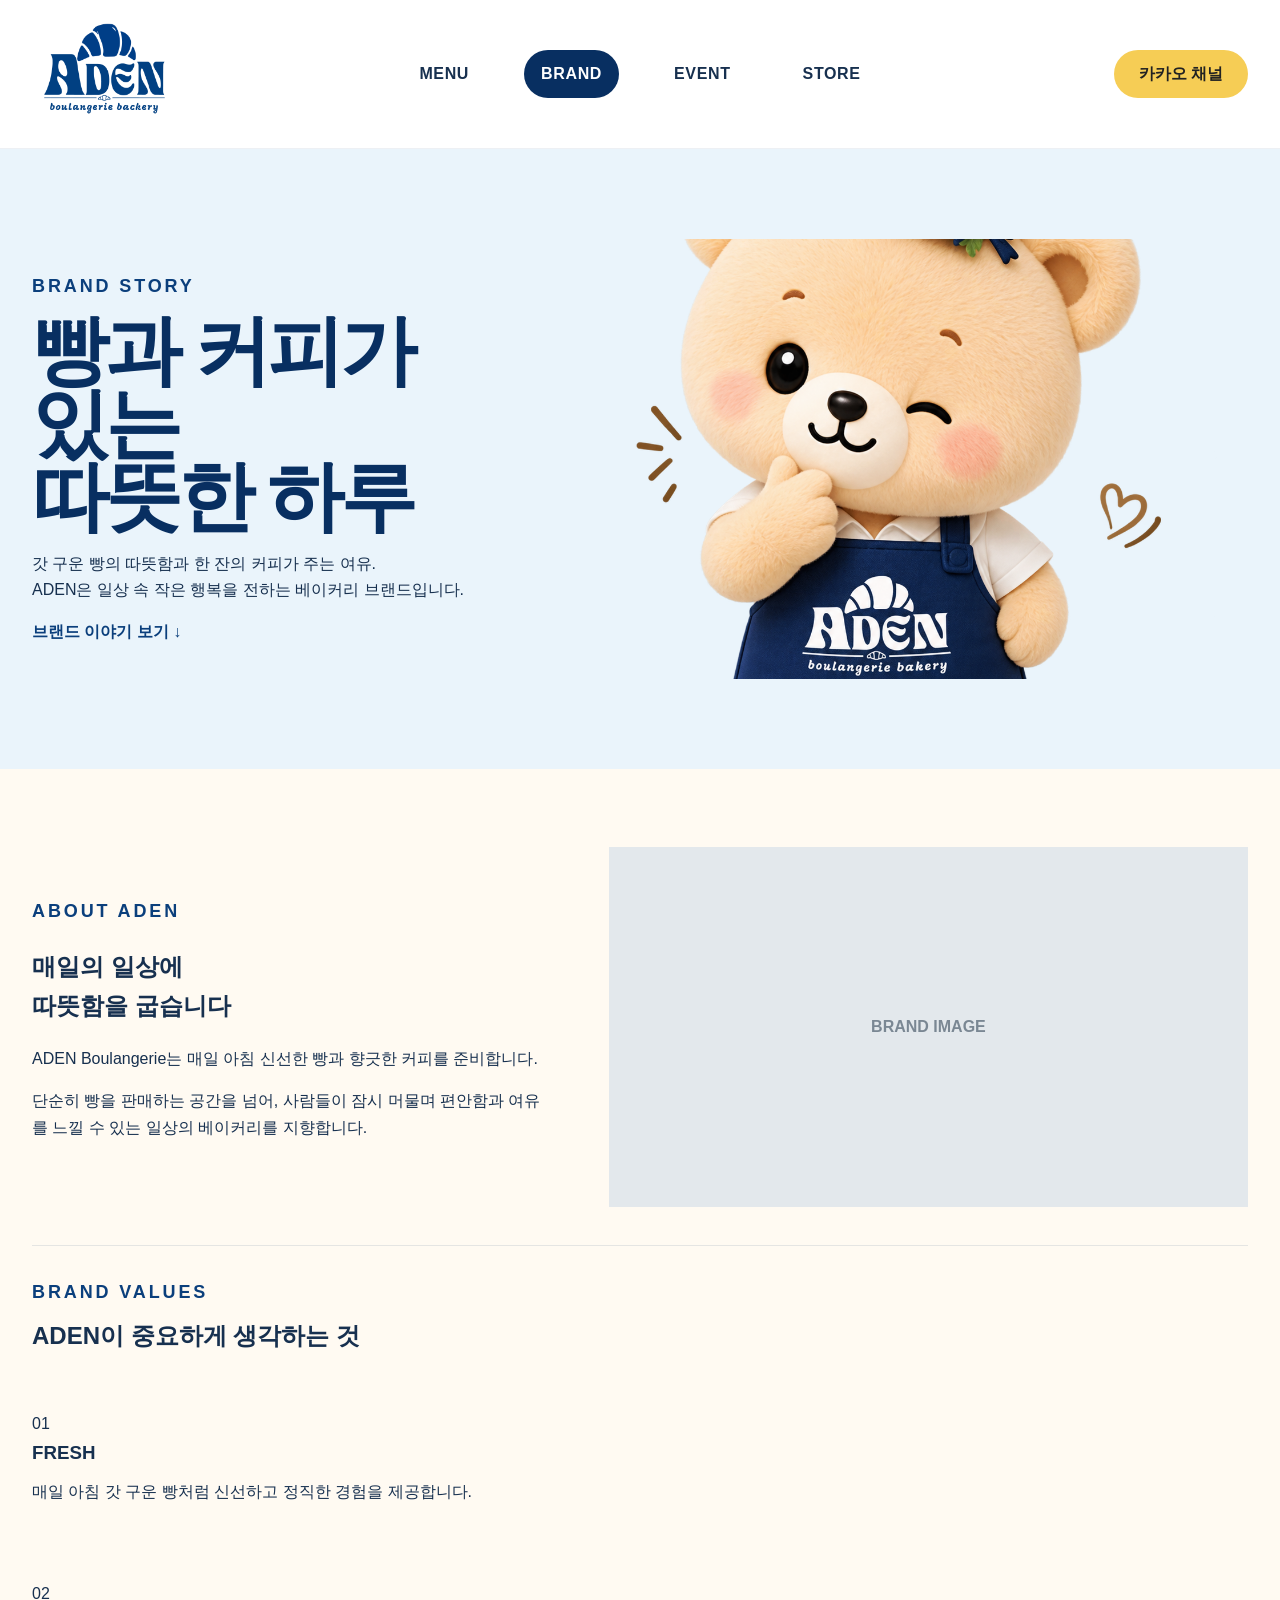
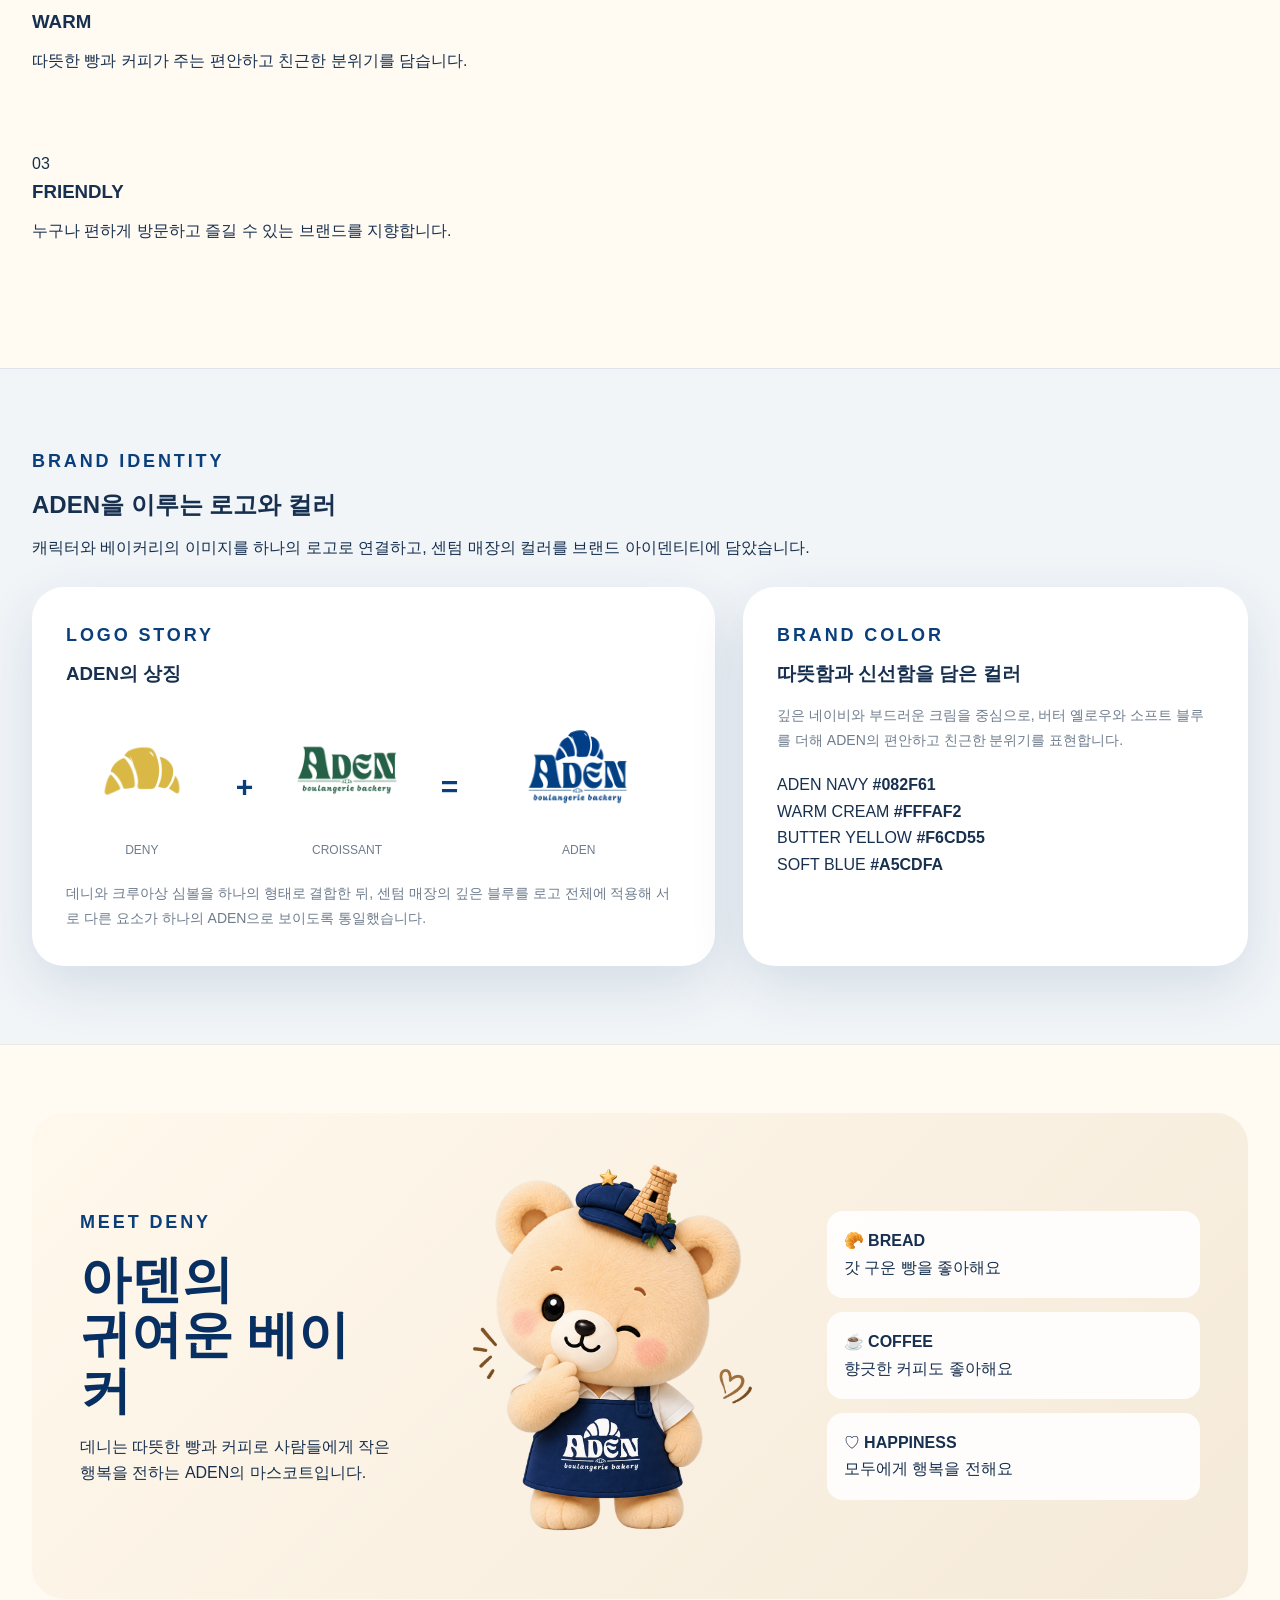
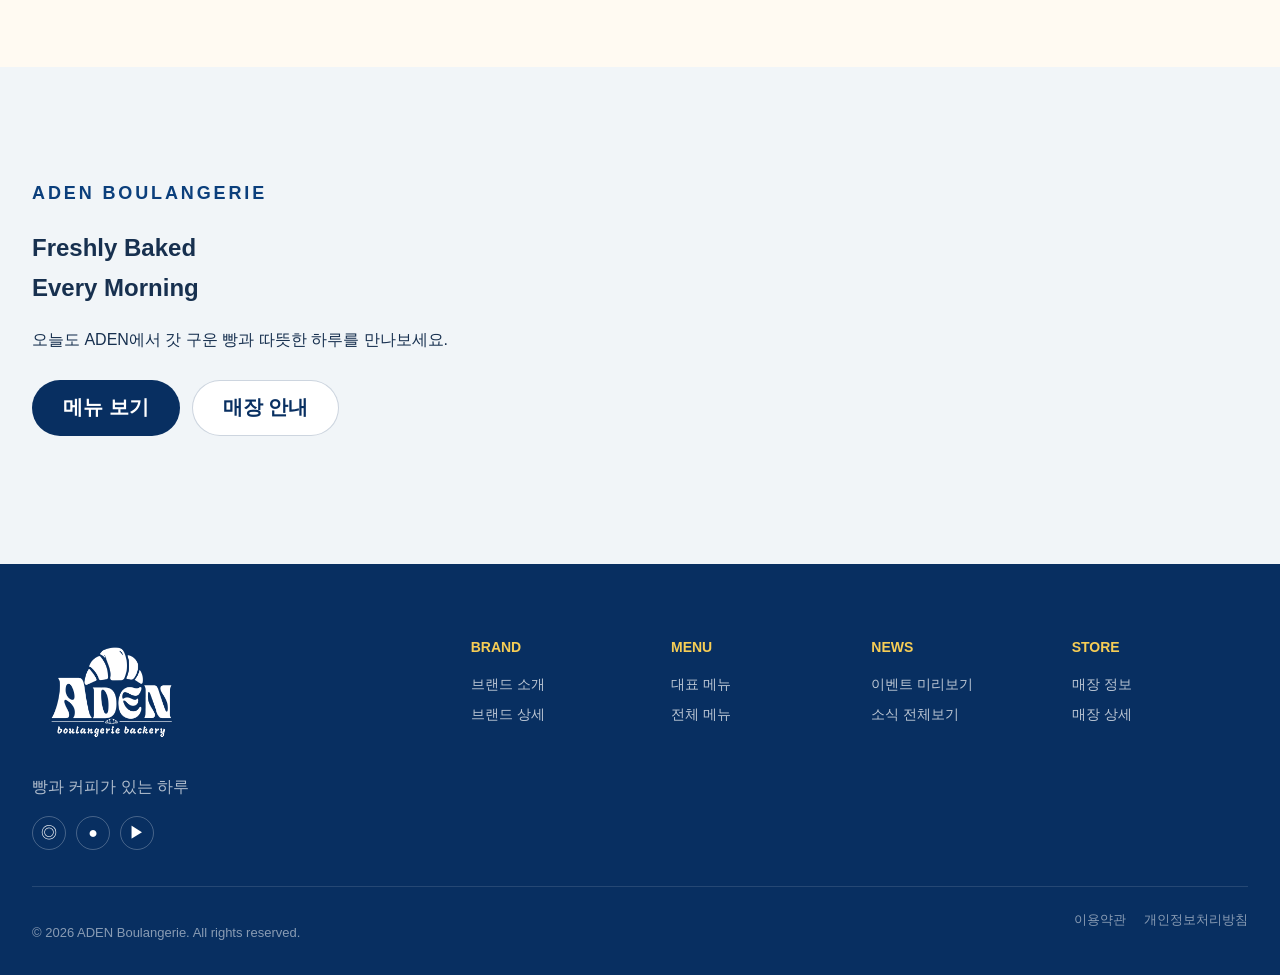
<file: aden-site/brand.html>
<!DOCTYPE html>
<html lang="ko">
<head>
  <meta charset="UTF-8">
  <meta name="viewport" content="width=device-width, initial-scale=1.0">
  <meta name="description" content="ADEN Boulangerie 브랜드 스토리와 리브랜딩 아이덴티티">
  <title>BRAND | ADEN</title>
  <link rel="stylesheet" href="./css/style.css">

  <!-- BRAND 상세 페이지만 간격/배치 정리 -->
  <style>
    .brand-page .brand-detail-hero{
      min-height: 520px;
    }

    .brand-page .brand-detail-section{
      padding: 78px 0;
    }

    .brand-page .brand-detail-section + .brand-detail-section{
      border-top: 1px solid rgba(8,47,97,.08);
    }

    .brand-page .brand-block-head{
      margin-bottom: 42px;
    }

    .brand-page .brand-block-head h2{
      margin-bottom: 14px;
    }

    /* ABOUT + VALUES */
    .brand-page .brand-about-wrap{
      display: grid;
      grid-template-columns: .9fr 1.1fr;
      gap: 54px;
      align-items: center;
    }

    .brand-page .brand-about-copy p{
      max-width: 520px;
    }

    .brand-page .brand-about-image{
      min-height: 360px;
    }

    .brand-page .brand-values-inline{
      margin-top: 54px;
      padding-top: 44px;
      border-top: 1px solid rgba(8,47,97,.10);
    }

    .brand-page .brand-values-inline .brand-value-grid{
      margin-top: 28px;
    }

    /* LOGO + COLOR 한 섹션 안에서 연결 */
    .brand-page .brand-identity-wrap{
      display: grid;
      grid-template-columns: 1.15fr .85fr;
      gap: 44px;
      align-items: stretch;
    }

    .brand-page .identity-card{
      background: #fff;
      border-radius: var(--radius-lg);
      box-shadow: var(--shadow);
      padding: 42px;
    }

    .brand-page .identity-card .logo-equation{
      margin-top: 32px;
    }

    .brand-page .identity-desc{
      margin: 28px 0 0;
      color: var(--muted);
      font-size: 14px;
      line-height: 1.8;
    }

    .brand-page .brand-color-grid{
      margin-top: 28px;
    }

    .brand-page .color-intro{
      color: var(--muted);
      font-size: 14px;
      line-height: 1.75;
      margin-bottom: 0;
    }

    /* DENY는 너무 큰 독립 섹션처럼 보이지 않게 */
    .brand-page .deny-compact{
      padding-top: 68px;
      padding-bottom: 68px;
    }

    .brand-page .deny-detail-card{
      min-height: auto;
    }

    /* 마지막 CTA */
    .brand-page .brand-message-section{
      padding: 58px 0 74px;
    }

    .brand-page .brand-message-card{
      padding-top: 54px;
      padding-bottom: 54px;
    }

    @media (max-width: 900px){
      .brand-page .brand-about-wrap,
      .brand-page .brand-identity-wrap{
        grid-template-columns: 1fr;
      }

      .brand-page .brand-about-image{
        min-height: 300px;
      }
    }

    @media (max-width: 768px){
      .brand-page .brand-detail-hero{
        min-height: auto;
      }

      .brand-page .brand-detail-section{
        padding: 56px 0;
      }

      .brand-page .brand-values-inline{
        margin-top: 38px;
        padding-top: 34px;
      }

      .brand-page .identity-card{
        padding: 30px;
      }

      .brand-page .brand-message-section{
        padding: 42px 0 58px;
      }
    }
/* BRAND 내부 여백 조금 더 촘촘하게 */

.brand-page .brand-block-head{
  margin-bottom: 26px;
}

.brand-page .brand-block-head .eyebrow{
  margin-bottom: 8px;
}

.brand-page .brand-block-head h2{
  margin-top: 0;
  margin-bottom: 10px;
}

.brand-page .brand-block-head > p:last-child{
  margin-top: 0;
  margin-bottom: 0;
}


/* BRAND VALUES */
.brand-page .brand-values-inline{
  margin-top: 38px;
  padding-top: 32px;
}

.brand-page .brand-values-inline .brand-value-grid{
  margin-top: 20px;
}

.brand-page .brand-value-card{
  padding-top: 30px;
  padding-bottom: 30px;
}

.brand-page .brand-value-card span{
  margin-bottom: 10px;
}

.brand-page .brand-value-card h3{
  margin-top: 0;
  margin-bottom: 10px;
}

.brand-page .brand-value-card p{
  margin-top: 0;
}


/* BRAND IDENTITY */
.brand-page .brand-identity-wrap{
  gap: 28px;
}

.brand-page .identity-card{
  padding: 34px;
}

.brand-page .identity-card .eyebrow{
  margin-bottom: 8px;
}

.brand-page .identity-card h3{
  margin-top: 0;
  margin-bottom: 14px;
}

.brand-page .identity-card .logo-equation{
  margin-top: 22px;
}

.brand-page .identity-desc{
  margin-top: 20px;
}

.brand-page .color-intro{
  margin-top: 0;
}

.brand-page .brand-color-grid{
  margin-top: 20px;
}

  </style>
</head>

<body class="detail-page brand-page">

<header class="site-header">
  <div class="container header-inner">
    <a class="brand" href="index.html#home" aria-label="ADEN 메인 홈으로 이동">
      <img src="./assets/logo.png" alt="ADEN Boulangerie 로고">
    </a>

    <nav class="desktop-nav" aria-label="주요 메뉴">
      <a href="menu.html">MENU</a>
      <a href="brand.html" class="active">BRAND</a>
      <a href="news.html">EVENT</a>
      <a href="store.html">STORE</a>
    </nav>

    <div class="header-actions">
      <a class="btn btn-yellow" href="index.html#event">카카오 채널</a>

      <button class="menu-toggle" type="button" aria-label="모바일 메뉴 열기" aria-expanded="false">
        <span></span><span></span><span></span>
      </button>
    </div>
  </div>

  <nav class="mobile-nav" aria-label="모바일 메뉴">
    <a href="menu.html">MENU</a>
    <a href="brand.html" class="active">BRAND</a>
    <a href="news.html">NEWS</a>
    <a href="store.html">STORE</a>
  </nav>
</header>


<main>

  <!-- BRAND HERO -->
  <section class="page-hero brand-detail-hero">
    <div class="container page-hero-grid">

      <div class="reveal">
        <p class="eyebrow blue">BRAND STORY</p>

        <h1>
          빵과 커피가 있는<br>
          따뜻한 하루
        </h1>

        <p>
          갓 구운 빵의 따뜻함과 한 잔의 커피가 주는 여유.<br>
          ADEN은 일상 속 작은 행복을 전하는 베이커리 브랜드입니다.
        </p>

        <a class="text-link" href="#about-aden">
          브랜드 이야기 보기 ↓
        </a>
      </div>

      <img
        class="reveal delay"
        src="./assets/deny-main.png"
        alt="ADEN 마스코트 데니"
      >

    </div>
  </section>


  <!-- ABOUT + BRAND VALUES -->
  <section class="brand-detail-section" id="about-aden">
    <div class="container">

      <div class="brand-about-wrap">

        <div class="brand-about-copy reveal">
          <p class="eyebrow blue">ABOUT ADEN</p>

          <h2>
            매일의 일상에<br>
            따뜻함을 굽습니다
          </h2>

          <p>
            ADEN Boulangerie는 매일 아침 신선한 빵과
            향긋한 커피를 준비합니다.
          </p>

          <p>
            단순히 빵을 판매하는 공간을 넘어,
            사람들이 잠시 머물며 편안함과 여유를 느낄 수 있는
            일상의 베이커리를 지향합니다.
          </p>
        </div>

        <div class="placeholder brand-about-image reveal delay">
          BRAND IMAGE
        </div>

      </div>


      <div class="brand-values-inline">
        <div class="brand-block-head">
          <p class="eyebrow blue">BRAND VALUES</p>
          <h2>ADEN이 중요하게 생각하는 것</h2>
        </div>

        <div class="brand-value-grid">

          <article class="brand-value-card reveal">
            <span>01</span>
            <h3>FRESH</h3>
            <p>
              매일 아침 갓 구운 빵처럼
              신선하고 정직한 경험을 제공합니다.
            </p>
          </article>

          <article class="brand-value-card reveal delay">
            <span>02</span>
            <h3>WARM</h3>
            <p>
              따뜻한 빵과 커피가 주는
              편안하고 친근한 분위기를 담습니다.
            </p>
          </article>

          <article class="brand-value-card reveal">
            <span>03</span>
            <h3>FRIENDLY</h3>
            <p>
              누구나 편하게 방문하고
              즐길 수 있는 브랜드를 지향합니다.
            </p>
          </article>

        </div>
      </div>

    </div>
  </section>


  <!-- LOGO STORY + BRAND COLOR -->
  <section class="brand-detail-section detail-alt">
    <div class="container">

      <div class="brand-block-head">
        <p class="eyebrow blue">BRAND IDENTITY</p>
        <h2>ADEN을 이루는 로고와 컬러</h2>
        <p>
          캐릭터와 베이커리의 이미지를 하나의 로고로 연결하고,
          센텀 매장의 컬러를 브랜드 아이덴티티에 담았습니다.
        </p>
      </div>

      <div class="brand-identity-wrap">

        <div class="identity-card reveal">
          <p class="eyebrow blue">LOGO STORY</p>
          <h3>ADEN의 상징</h3>

          <div class="logo-equation">
            <div>
              <img src="./assets/logo-deny.png" alt="데니 심볼">
              <span>DENY</span>
            </div>

            <b>+</b>

            <div>
              <img src="./assets/logo-croissant.png" alt="크루아상 심볼">
              <span>CROISSANT</span>
            </div>

            <b>=</b>

            <div>
              <img src="./assets/logo.png" alt="ADEN 로고">
              <span>ADEN</span>
            </div>
          </div>

          <p class="identity-desc">
            데니와 크루아상 심볼을 하나의 형태로 결합한 뒤,
            센텀 매장의 깊은 블루를 로고 전체에 적용해
            서로 다른 요소가 하나의 ADEN으로 보이도록 통일했습니다.
          </p>
        </div>


        <div class="identity-card reveal delay">
          <p class="eyebrow blue">BRAND COLOR</p>
          <h3>따뜻함과 신선함을 담은 컬러</h3>

          <p class="color-intro">
            깊은 네이비와 부드러운 크림을 중심으로,
            버터 옐로우와 소프트 블루를 더해
            ADEN의 편안하고 친근한 분위기를 표현합니다.
          </p>

          <div class="brand-color-grid">

            <div class="brand-color-card navy">
              <span>ADEN NAVY</span>
              <strong>#082F61</strong>
            </div>

            <div class="brand-color-card cream">
              <span>WARM CREAM</span>
              <strong>#FFFAF2</strong>
            </div>

            <div class="brand-color-card butter">
              <span>BUTTER YELLOW</span>
              <strong>#F6CD55</strong>
            </div>

            <div class="brand-color-card sky">
              <span>SOFT BLUE</span>
              <strong>#A5CDFA</strong>
            </div>

          </div>
        </div>

      </div>

    </div>
  </section>


  <!-- MEET DENY -->
  <section class="brand-detail-section deny-compact">
    <div class="container deny-detail-card reveal">

      <div>
        <p class="eyebrow blue">MEET DENY</p>

        <h2>
          아덴의<br>
          귀여운 베이커
        </h2>

        <p>
          데니는 따뜻한 빵과 커피로
          사람들에게 작은 행복을 전하는
          ADEN의 마스코트입니다.
        </p>
      </div>

      <img
        src="./assets/deny-main.png"
        alt="ADEN 캐릭터 데니"
      >

      <div class="deny-points">
        <p>
          🥐 <strong>BREAD</strong><br>
          갓 구운 빵을 좋아해요
        </p>

        <p>
          ☕ <strong>COFFEE</strong><br>
          향긋한 커피도 좋아해요
        </p>

        <p>
          ♡ <strong>HAPPINESS</strong><br>
          모두에게 행복을 전해요
        </p>
      </div>

    </div>
  </section>


  <!-- BRAND MESSAGE -->
  <section class="detail-alt brand-message-section">
    <div class="container">

      <div class="brand-message-card reveal">
        <p class="eyebrow blue">ADEN BOULANGERIE</p>

        <h2>
          Freshly Baked<br>
          Every Morning
        </h2>

        <p>
          오늘도 ADEN에서
          갓 구운 빵과 따뜻한 하루를 만나보세요.
        </p>

        <div class="hero-actions">
          <a href="menu.html" class="btn btn-blue">
            메뉴 보기
          </a>

          <a href="store.html" class="btn btn-light border-blue">
            매장 안내
          </a>
        </div>
      </div>

    </div>
  </section>

</main>


<footer class="site-footer">
  <div class="container footer-grid">

    <div class="footer-brand">
      <img src="./assets/logo-white.png" alt="ADEN 로고">
      <p>빵과 커피가 있는 하루</p>

      <div class="socials">
        <a href="#" aria-label="Instagram">◎</a>
        <a href="index.html#event" aria-label="Kakao">●</a>
        <a href="#" aria-label="YouTube">▶</a>
      </div>
    </div>

    <div class="footer-links">

      <div>
        <h3>BRAND</h3>
        <a href="index.html#brand">브랜드 소개</a>
        <a href="brand.html">브랜드 상세</a>
      </div>

      <div>
        <h3>MENU</h3>
        <a href="index.html#menu">대표 메뉴</a>
        <a href="menu.html#all-menu">전체 메뉴</a>
      </div>

      <div>
        <h3>NEWS</h3>
        <a href="index.html#event">이벤트 미리보기</a>
        <a href="news.html">소식 전체보기</a>
      </div>

      <div>
        <h3>STORE</h3>
        <a href="index.html#store">매장 정보</a>
        <a href="store.html">매장 상세</a>
      </div>

    </div>
  </div>

  <div class="container footer-bottom">
    <p>© 2026 ADEN Boulangerie. All rights reserved.</p>

    <div>
      <a href="#">이용약관</a>
      <a href="#">개인정보처리방침</a>
    </div>
  </div>
</footer>

<script src="./js/main.js"></script>
</body>
</html>
</file>
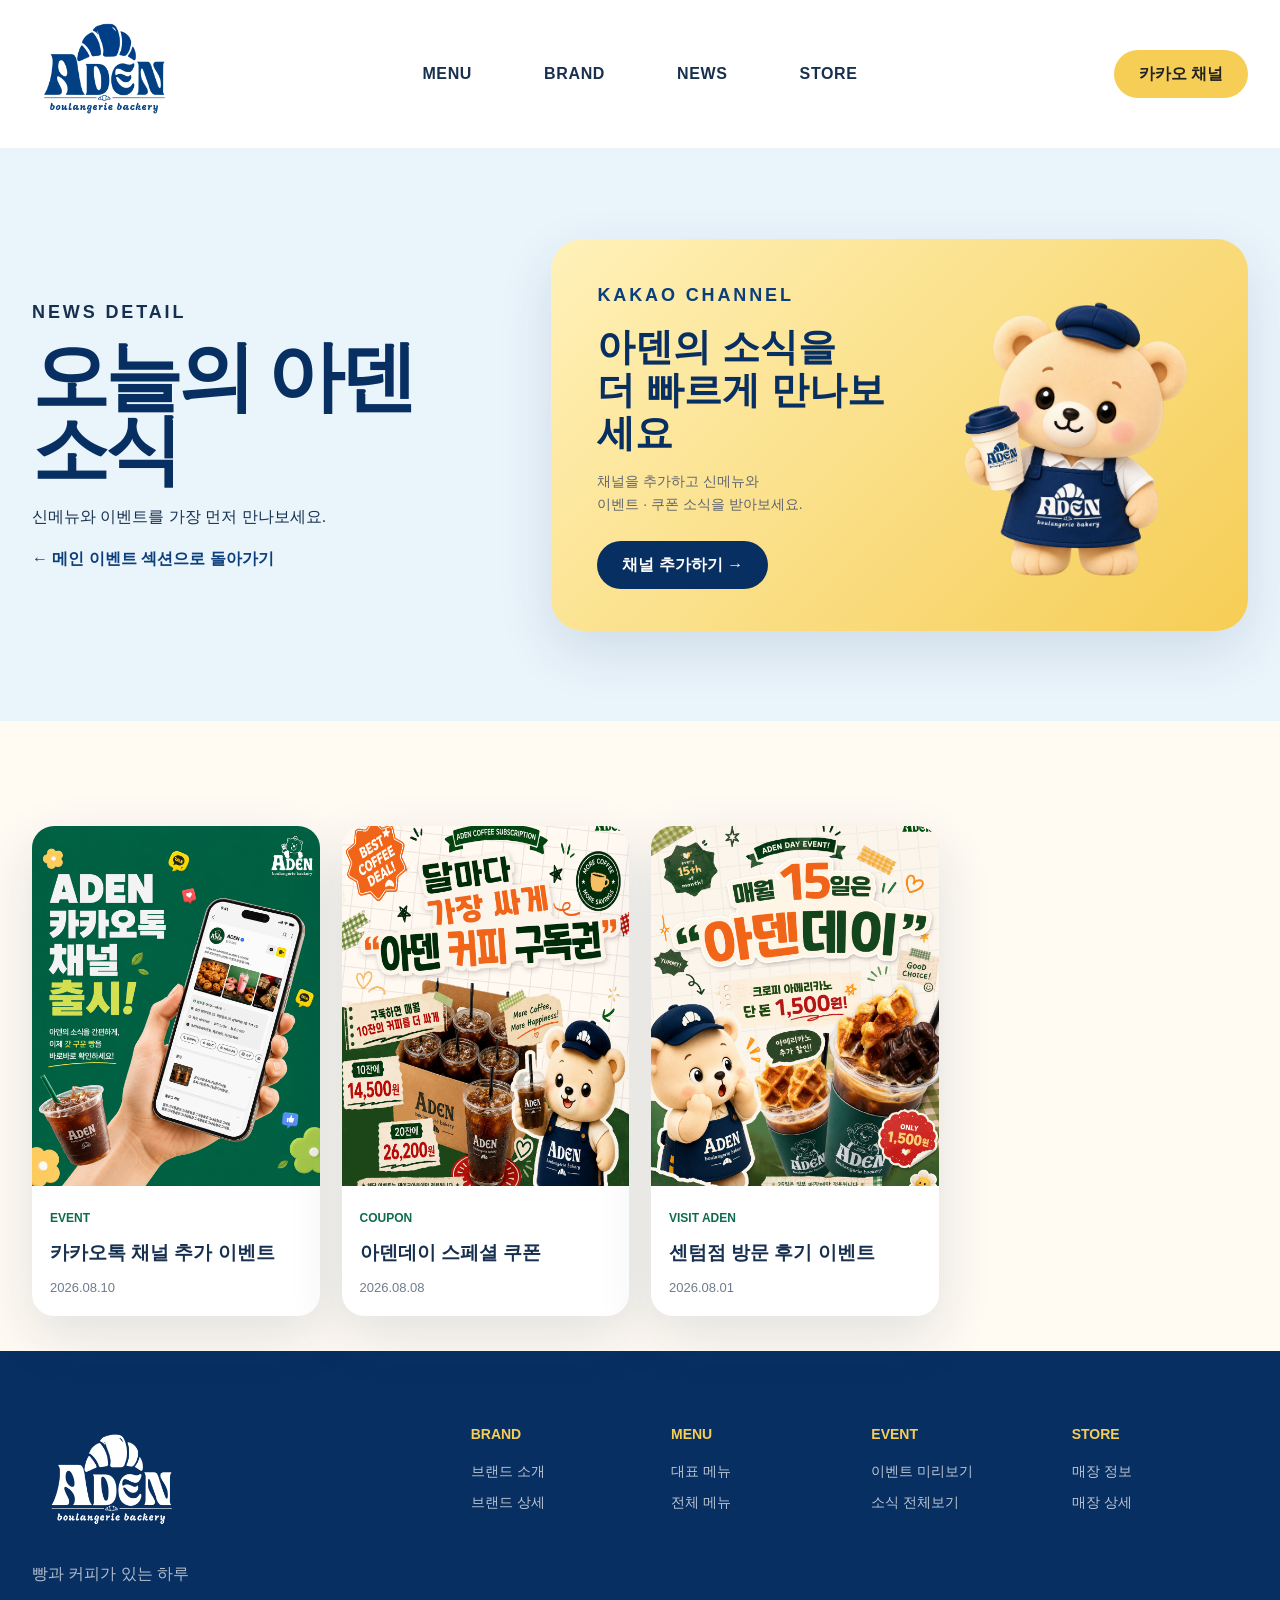
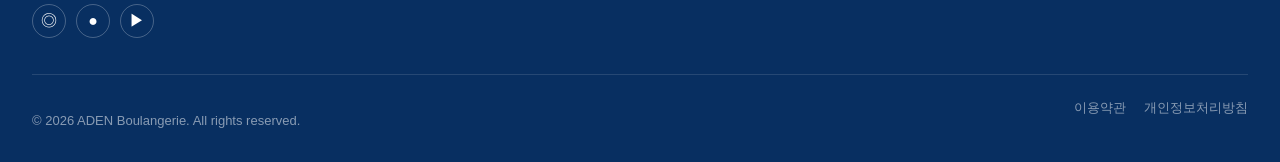
<file: aden-site/news.html>
<!DOCTYPE html>
<html lang="ko">
<head>
  <meta charset="UTF-8">
  <meta name="viewport" content="width=device-width, initial-scale=1.0">
  <meta name="description" content="ADEN Boulangerie Renewal 2026">
  <title>NEWS | ADEN</title>
  <link rel="stylesheet" href="./css/style.css">
</head>
<body class="detail-page">

<header class="site-header">
  <div class="container header-inner">
    <a class="brand" href="index.html#home" aria-label="ADEN 메인 홈으로 이동">
      <img src="./assets/logo.png" alt="ADEN Boulangerie 로고">
    </a>

    <nav class="desktop-nav" aria-label="주요 메뉴">
      <a href="menu.html">MENU</a>
      <a href="brand.html">BRAND</a>
      <a href="news.html">NEWS</a>
      <a href="store.html">STORE</a>
    </nav>

    <div class="header-actions">
      <a class="btn btn-yellow" href="index.html#event">카카오 채널</a>
      <button class="menu-toggle" type="button" aria-label="모바일 메뉴 열기" aria-expanded="false">
        <span></span><span></span><span></span>
      </button>
    </div>
  </div>

  <nav class="mobile-nav" aria-label="모바일 메뉴">
    <a href="menu.html">MENU</a>
    <a href="brand.html">BRAND</a>
    <a href="news.html">NEWS</a>
    <a href="store.html">STORE</a>
  </nav>
</header>

<main>

<section class="page-hero news-hero">
  <div class="container page-hero-grid">

    <div>
      <p class="eyebrow">NEWS DETAIL</p>
      <h1>오늘의 아덴<br>소식</h1>
      <p>신메뉴와 이벤트를 가장 먼저 만나보세요.</p>

      <a class="text-link" href="index.html#event">
        ← 메인 이벤트 섹션으로 돌아가기
      </a>
    </div>


    <!-- 오른쪽 카카오 채널 카드 -->
    <div class="channel-card channel-hero-card">

      <div class="channel-cta-copy">
        <p class="eyebrow blue">KAKAO CHANNEL</p>

        <h2>
          아덴의 소식을<br>
          더 빠르게 만나보세요
        </h2>

        <p>
          채널을 추가하고 신메뉴와<br>
          이벤트 · 쿠폰 소식을 받아보세요.
        </p>

        <a class="btn btn-blue" href="#">
          채널 추가하기 →
        </a>
      </div>

      <img
        src="./assets/deny-promo.png"
        alt="아덴 캐릭터 데니"
      >

    </div>

  </div>
</section>


<section class="section news-list-section">
  <div class="container news-grid detail-news-grid">
    <!-- <article><img src="./assets/news-01.jpg" alt=""><div><span>NEW MENU</span><h3>몽블랑 프렌치 토스트</h3><p>2026.08.15</p></div></article> -->
    <article><img src="./assets/news-02.jpg" alt=""><div><span>EVENT</span><h3>카카오톡 채널 추가 이벤트</h3><p>2026.08.10</p></div></article>
    <article><img src="./assets/news-03.jpg" alt=""><div><span>COUPON</span><h3>아덴데이 스페셜 쿠폰</h3><p>2026.08.08</p></div></article>
    <article><img src="./assets/news-04.jpg" alt=""><div><span>VISIT ADEN</span><h3>센텀점 방문 후기 이벤트</h3><p>2026.08.01</p></div></article>
  </div>
</section>

</main>

<footer class="site-footer">
  <div class="container footer-grid">
    <div class="footer-brand">
      <img src="./assets/logo-white.png" alt="ADEN 로고">
      <p>빵과 커피가 있는 하루</p>
      <div class="socials">
        <a href="#" aria-label="Instagram">◎</a>
        <a href="index.html#event" aria-label="Kakao">●</a>
        <a href="#" aria-label="YouTube">▶</a>
      </div>
    </div>

    <div class="footer-links">
      <div>
        <h3>BRAND</h3>
        <a href="index.html#brand">브랜드 소개</a>
        <a href="brand.html" target="_blank" rel="noopener noreferrer">브랜드 상세</a>
      </div>
      <div>
        <h3>MENU</h3>
        <a href="index.html#menu">대표 메뉴</a>
        <a href="menu.html#all-menu" target="_blank" rel="noopener noreferrer">전체 메뉴</a>
      </div>
      <div>
        <h3>EVENT</h3>
        <a href="index.html#event">이벤트 미리보기</a>
        <a href="news.html" target="_blank" rel="noopener noreferrer">소식 전체보기</a>
      </div>
      <div>
        <h3>STORE</h3>
        <a href="index.html#store">매장 정보</a>
        <a href="store.html" target="_blank" rel="noopener noreferrer">매장 상세</a>
      </div>
    </div>
  </div>

  <div class="container footer-bottom">
    <p>© 2026 ADEN Boulangerie. All rights reserved.</p>
    <div><a href="#">이용약관</a><a href="#">개인정보처리방침</a></div>
  </div>
</footer>

<script src="./js/main.js"></script>
</body>
</html>
</file>
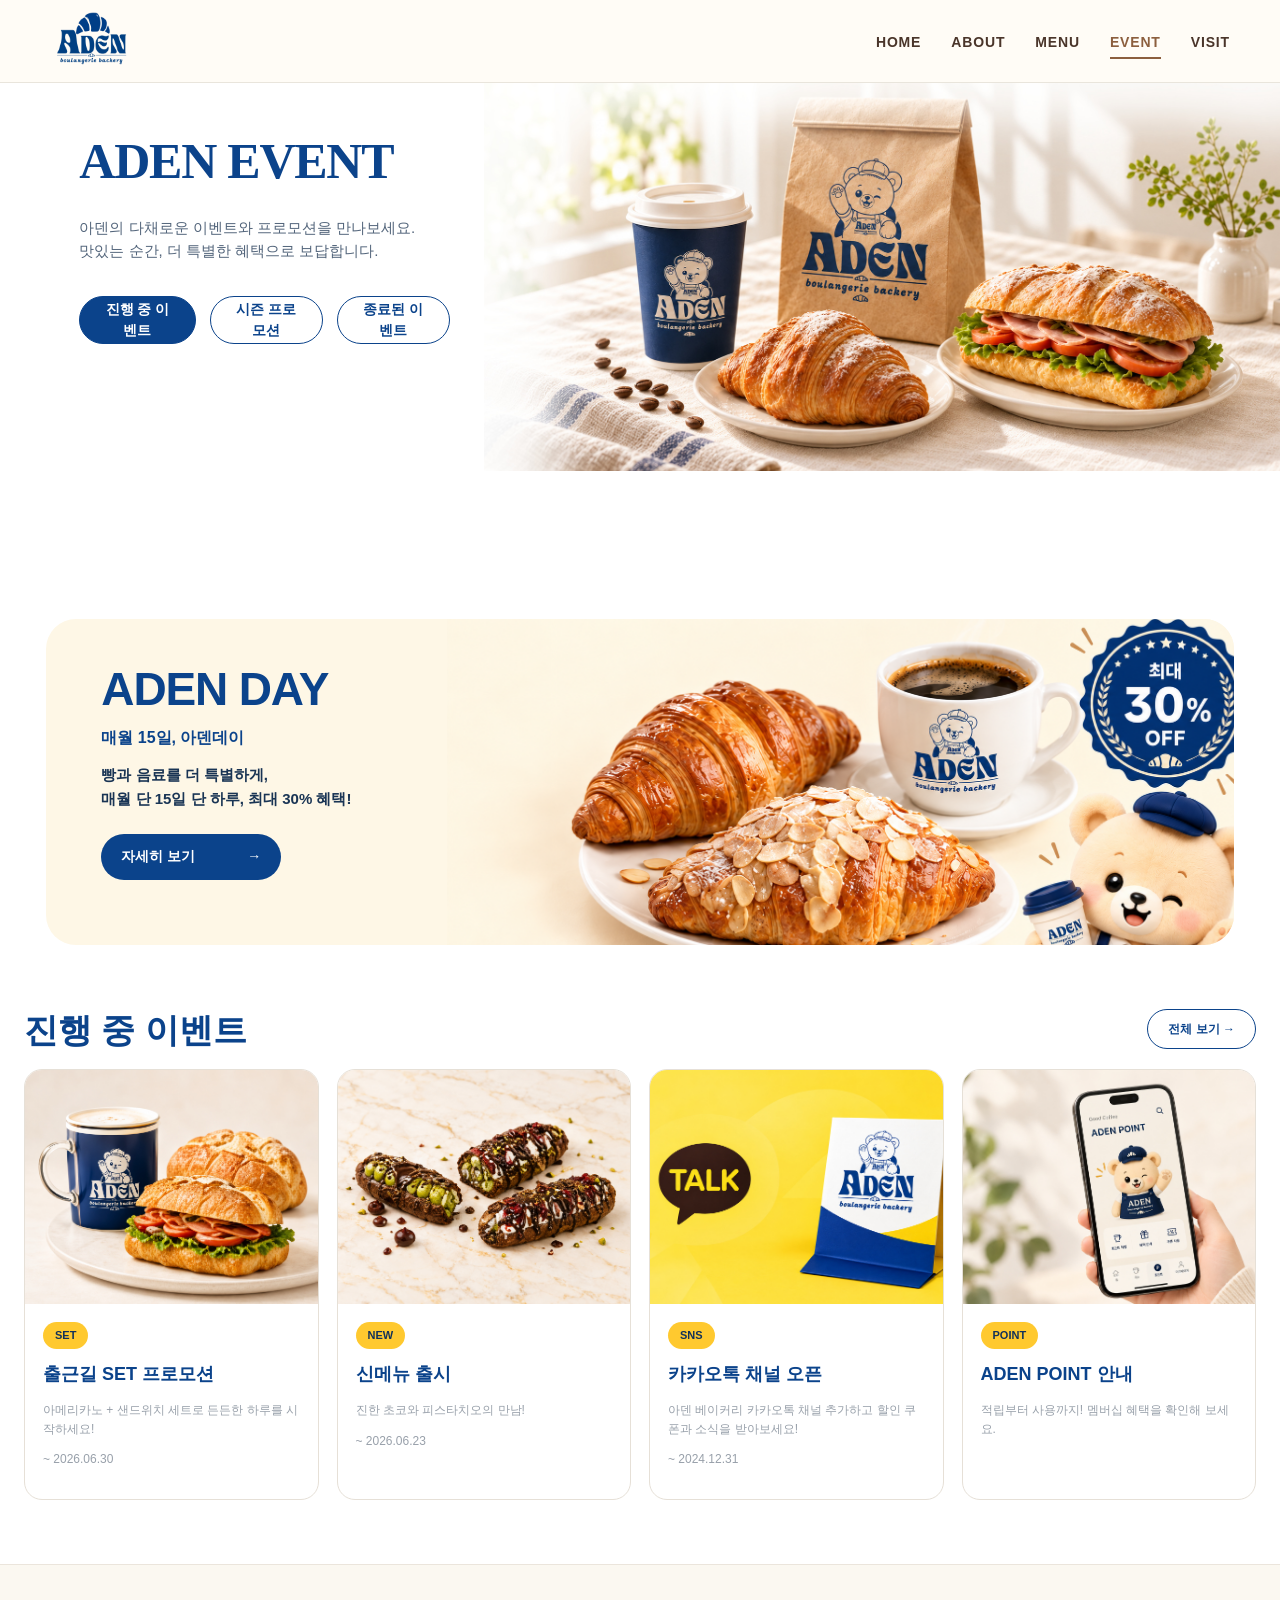
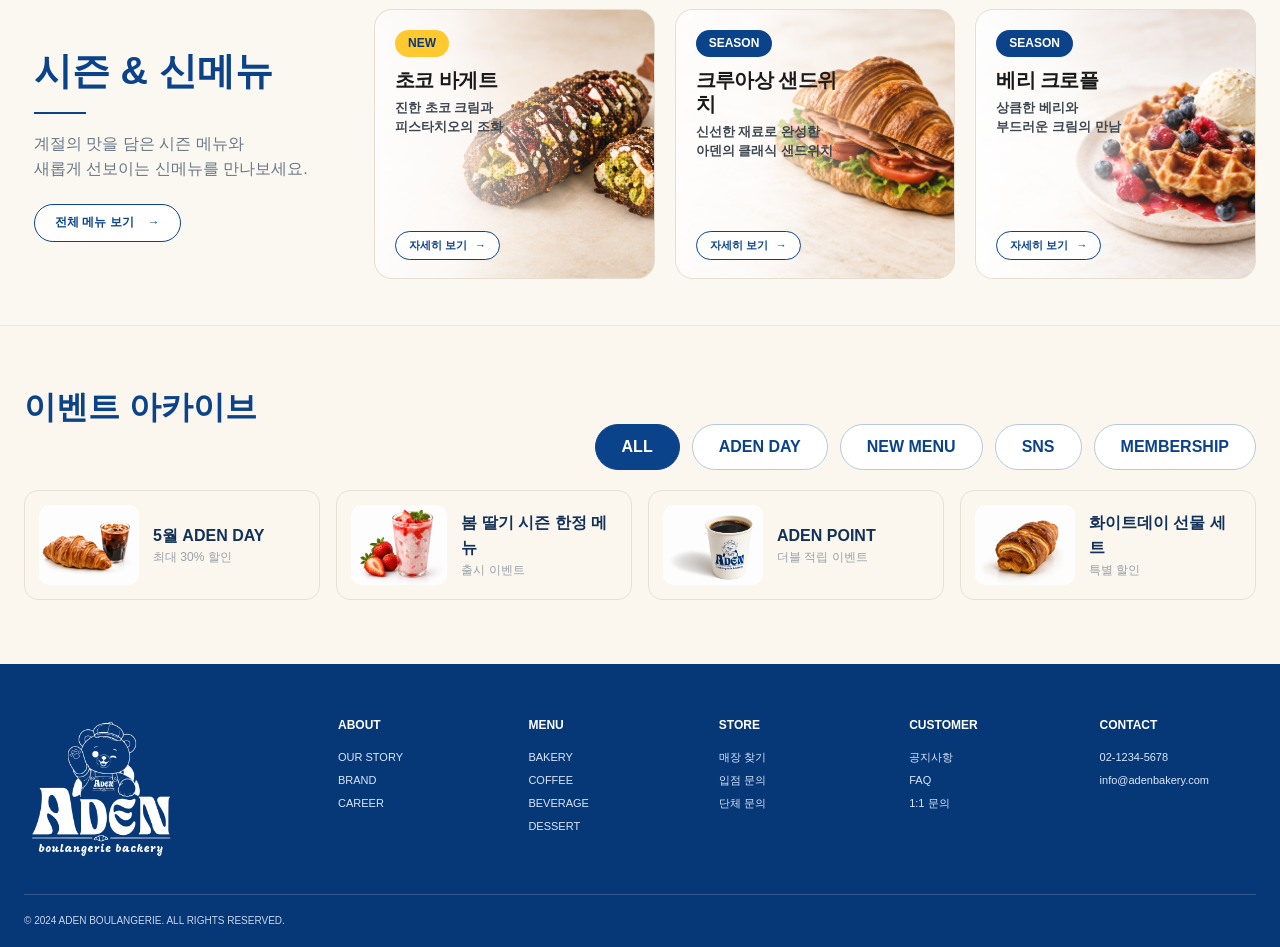
<file: team-aden/heejung/event.html>
<!DOCTYPE html><html lang="ko"><head><meta charset="UTF-8"><meta name="viewport" content="width=device-width, initial-scale=1.0"><title>ADEN | Event</title><link rel="stylesheet" href="./css/style.css">  <link rel="stylesheet" href="../shared/team-header.css">
</head><body>
<header id="aden-team-header" class="team-header">
  <div class="team-header-inner">
    <a class="team-logo" href="../index.html" aria-label="ADEN 홈">
      <img src="../shared/logo.png" alt="ADEN Boulangerie">
    </a>
    <nav class="team-nav" aria-label="주요 메뉴"><a href="../index.html">HOME</a><a href="../miyoung/about.html">ABOUT</a><a href="../heejung/menu.html">MENU</a><a href="../heejung/event.html" class="is-current">EVENT</a><a href="../miyoung/visit.html">VISIT</a></nav>
    <button class="team-menu-toggle" type="button" aria-label="메뉴 열기" aria-expanded="false"><span></span><span></span><span></span></button>
  </div>
</header>
<main>
<section class="event-hero"><div class="container event-hero__inner"><div><h1 class="section-title">ADEN EVENT</h1><p class="section-description">아덴의 다채로운 이벤트와 프로모션을 만나보세요.<br>맛있는 순간, 더 특별한 혜택으로 보답합니다.</p><div class="event-tabs" data-tab-group><button class="tab-pill is-active" data-tab>진행 중 이벤트</button><button class="tab-pill" data-tab>시즌 프로모션</button><button class="tab-pill" data-tab>종료된 이벤트</button></div></div><div class="event-hero__visual"><img src="./assets/event-hero.jpg" alt="ADEN 이벤트 대표 이미지"></div></div><div class="container event-home-promo">
  <div class="event-home-promo__copy">

  <h2>ADEN DAY</h2>

  <p class="event-home-promo__date">
    매월 15일, 아덴데이
  </p>

  <p class="event-home-promo__desc">
    빵과 음료를 더 특별하게,<br>
    매월 단 15일 단 하루, 최대 30% 혜택!
  </p>

  <a class="event-home-promo__button" href="#ongoing-events">
    자세히 보기
    <span>→</span>
  </a>

</div>

<div class="event-home-promo__art">
  <img
    class="event-home-promo__main-image"
    src="./assets/배너02(1).png"
    alt="ADEN DAY 최대 30% 할인">
</div>
</div></section>
<section class="section" id="ongoing-events"><div class="container"><div style="display:flex;justify-content:space-between;align-items:end;margin-bottom:20px"><h2 class="section-title section-title--sans" style="font-size:34px">진행 중 이벤트</h2><a class="btn btn--small" href="#">전체 보기 →</a></div><div class="event-grid"><article class="card event-card"><img class="event-card__image" src="./assets/event-card-01.jpg" alt="출근길 SET 프로모션"><div class="event-card__body"><span class="event-card__tag">SET</span><h3 class="event-card__title">출근길 SET 프로모션</h3><p class="card__meta">아메리카노 + 샌드위치 세트로 든든한 하루를 시작하세요!</p><p class="card__meta">~ 2026.06.30</p></div></article><article class="card event-card"><img class="event-card__image" src="./assets/event-card-02.jpg" alt="신메뉴 출시"><div class="event-card__body"><span class="event-card__tag">NEW</span><h3 class="event-card__title">신메뉴 출시</h3><p class="card__meta">진한 초코와 피스타치오의 만남!</p><p class="card__meta">~ 2026.06.23</p></div></article><article class="card event-card"><img class="event-card__image" src="./assets/event-card-03.jpg" alt="카카오톡 채널 오픈"><div class="event-card__body"><span class="event-card__tag">SNS</span><h3 class="event-card__title">카카오톡 채널 오픈</h3><p class="card__meta">아덴 베이커리 카카오톡 채널 추가하고 할인 쿠폰과 소식을 받아보세요!</p><p class="card__meta">~ 2024.12.31</p></div></article><article class="card event-card"><img class="event-card__image" src="./assets/event-card-04.jpg" alt="ADEN POINT 안내"><div class="event-card__body"><span class="event-card__tag">POINT</span><h3 class="event-card__title">ADEN POINT 안내</h3><p class="card__meta">적립부터 사용까지! 멤버십 혜택을 확인해 보세요.</p></div></article></div></div></section>
<section class="section section--soft event-season-section">
  <div class="container season-row season-row--overlay-cards">
    <div class="season-intro">
      <h2 class="section-title section-title--sans">시즌 &amp; 신메뉴</h2>
      <p class="section-description">계절의 맛을 담은 시즌 메뉴와<br>새롭게 선보이는 신메뉴를 만나보세요.</p>
      <a class="btn btn--small" href="../heejung/menu.html">전체 메뉴 보기 <span>→</span></a>
    </div>

    <article class="season-tile season-tile--overlay">
      <img src="./assets/event-season-01.jpg" alt="초코 바게트">
      <div class="season-tile__shade" aria-hidden="true"></div>
      <div class="season-tile__content">
        <span class="season-tile__badge season-tile__badge--new">NEW</span>
        <h3>초코 바게트</h3>
        <p>진한 초코 크림과<br>피스타치오의 조화</p>
        <a class="season-tile__button" href="../heejung/menu.html">자세히 보기 <span>→</span></a>
      </div>
    </article>

    <article class="season-tile season-tile--overlay">
      <img src="./assets/event-season-02.jpg" alt="크루아상 샌드위치">
      <div class="season-tile__shade" aria-hidden="true"></div>
      <div class="season-tile__content">
        <span class="season-tile__badge">SEASON</span>
        <h3>크루아상 샌드위치</h3>
        <p>신선한 재료로 완성한<br>아덴의 클래식 샌드위치</p>
        <a class="season-tile__button" href="../heejung/menu.html">자세히 보기 <span>→</span></a>
      </div>
    </article>

    <article class="season-tile season-tile--overlay">
      <img src="./assets/event-season-03.jpg" alt="베리 크로플">
      <div class="season-tile__shade" aria-hidden="true"></div>
      <div class="season-tile__content">
        <span class="season-tile__badge">SEASON</span>
        <h3>베리 크로플</h3>
        <p>상큼한 베리와<br>부드러운 크림의 만남</p>
        <a class="season-tile__button" href="../heejung/menu.html">자세히 보기 <span>→</span></a>
      </div>
    </article>
  </div>
</section>
<!-- <section class="section"><div class="container social-slider"><div><h2 class="section-title section-title--sans" style="font-size:28px">ADEN SOCIAL</h2><p class="card__meta">아덴의 일상과 따끈한 소식을 소셜에서 만나보세요.</p></div><article class="card"><img src="./assets/event-social-01.jpg" alt="여름 한정 레몬 에이드"><div class="card__body"><b>여름 한정! 레몬 에이드 출시</b></div></article><article class="card"><img src="./assets/event-social-02.jpg" alt="포장도 아덴답게"><div class="card__body"><b>포장도 아덴답게 새로운 패키지</b></div></article><article class="card"><img src="./assets/event-social-03.jpg" alt="따뜻한 라떼"><div class="card__body"><b>따뜻한 라떼 한 잔의 여유</b></div></article><article class="card"><img src="./assets/event-social-04.jpg" alt="화이트데이"><div class="card__body"><b>화이트데이, 구름나는 달콤한 빵</b></div></article><article class="card"><img src="./assets/event-social-05.jpg" alt="신규 매장 오픈"><div class="card__body"><b>신규 매장 오픈 ADEN 강남점</b></div></article></div></section> -->
<section class="section section--soft"><div class="container"><h2 class="section-title section-title--sans" style="font-size:32px">이벤트 아카이브</h2><div class="archive-controls"><button class="tab-pill is-active">ALL</button><button class="tab-pill">ADEN DAY</button><button class="tab-pill">NEW MENU</button><button class="tab-pill">SNS</button><button class="tab-pill">MEMBERSHIP</button></div><div class="archive-list"><article class="archive-card"><img src="./assets/event-archive-01.jpg" alt="ADEN DAY"><div><b>5월 ADEN DAY</b><div class="card__meta">최대 30% 할인</div></div></article><article class="archive-card"><img src="./assets/event-archive-02.jpg" alt="봄 딸기 시즌"><div><b>봄 딸기 시즌 한정 메뉴</b><div class="card__meta">출시 이벤트</div></div></article><article class="archive-card"><img src="./assets/event-archive-03.jpg" alt="ADEN POINT"><div><b>ADEN POINT</b><div class="card__meta">더블 적립 이벤트</div></div></article><article class="archive-card"><img src="./assets/event-archive-04.jpg" alt="화이트데이"><div><b>화이트데이 선물 세트</b><div class="card__meta">특별 할인</div></div></article></div></div></section>
</main>
<footer class="site-footer"><div class="container site-footer__inner"><div><img class="site-footer__logo" src="./assets/logo-white.png" alt="ADEN"></div><div class="footer-col"><h4>ABOUT</h4><a href="../miyoung/about.html">OUR STORY</a><a href="#">BRAND</a><a href="#">CAREER</a></div><div class="footer-col"><h4>MENU</h4><a href="../heejung/menu.html">BAKERY</a><a href="../heejung/menu.html">COFFEE</a><a href="../heejung/menu.html">BEVERAGE</a><a href="../heejung/menu.html">DESSERT</a></div><div class="footer-col"><h4>STORE</h4><a href="../miyoung/visit.html">매장 찾기</a><a href="#">입점 문의</a><a href="#">단체 문의</a></div><div class="footer-col"><h4>CUSTOMER</h4><a href="#">공지사항</a><a href="#">FAQ</a><a href="#">1:1 문의</a></div><div class="footer-col"><h4>CONTACT</h4><p>02-1234-5678</p><p>info@adenbakery.com</p></div></div><div class="container site-footer__bottom">© 2024 ADEN BOULANGERIE. ALL RIGHTS RESERVED.</div></footer><script src="./js/main.js"></script><script src="../shared/team-header.js"></script>
</body></html>
</file>
<file: aden-site/css/style.css>
/* Author: 황인오 */


:root{
  --navy:#082f61;
  --blue:#0b3f7c;
  --cream:#fffaf2;
  --butter-2:#a5cdfa;
  --butter:#f6cd55;
  --white:#fff;
  --text:#17304f;
  --muted2:#6b6b6b;
  --muted:#6e7c8d;
  --green:#0f6b50;
  --shadow:0 20px 55px rgba(8,47,97,.12);
  --radius-lg:32px;
  --radius-md:22px;
  --container:1180px;
}

*{box-sizing:border-box}
html{scroll-behavior:smooth;scroll-padding-top:92px}
body{
  margin:0;
  font-family:"Pretendard","Noto Sans KR","Apple SD Gothic Neo",Arial,sans-serif;
  color:var(--text);
  background:var(--cream);
  line-height:1.65;
}
img{display:block;width:100%}
a{color:inherit;text-decoration:none}
button{font:inherit}
.container {
  width: min(calc(100% - 64px), 1320px);
  margin: 0 auto;
}

.site-header{
  position:sticky;
  top:0;
  z-index:1000;
  background:rgba(255,255,255,.94);
  backdrop-filter:blur(16px);
  border-bottom:1px solid rgba(8,47,97,.07);
}
.header-inner{
  min-height:92px;
  display:grid;
  grid-template-columns:180px 1fr 180px;
  align-items:center;
  gap:28px;
}
.brand img{width:148px}
.desktop-nav{display:flex;justify-content:center;gap:38px}
.desktop-nav a{
  padding:11px 17px;
  border-radius:999px;
  font-size:16px;
  font-weight:900;
  letter-spacing:.04em;
  transition:.2s;
}
.desktop-nav a:hover,
.desktop-nav a.active{
  background:var(--navy);
  color:#fff;
}
.header-actions{display:flex;justify-content:flex-end}
.mobile-nav{display:none}

.btn{
  display:inline-flex;
  align-items:center;
  justify-content:center;
  min-height:48px;
  padding:0 24px;
  border:1px solid transparent;
  border-radius:999px;
  font-weight:900;
  transition:.2s;
}
.btn:hover{transform:translateY(-2px);box-shadow:0 10px 24px rgba(8,47,97,.14)}
.btn-yellow{background:var(--butter);color:#222}
.btn-blue{background:var(--navy);color:#fff}
.btn-light{background:#fff;color:var(--navy)}
.border-blue{border-color:rgba(8,47,97,.2)}

/* =========================
   햄버거 버튼
========================= */

.menu-toggle {
  display: none;

  width: 44px;
  height: 44px;

  padding: 8px;

  border: 0;
  border-radius: 12px;

  background: transparent;

  cursor: pointer;

  transition:
    background 0.2s ease,
    transform 0.2s ease;
}

/* 햄버거 3줄 */
.menu-toggle span {
  display: block;

  height: 3px;
  margin: 5px 0;

  background: var(--navy);
  border-radius: 999px;

  transition: background 0.2s ease;
}

/* 마우스를 햄버거에 올렸을 때 */
.menu-toggle:hover {
  background: var(--navy);
  cursor: pointer;
}

/* 마우스를 올렸을 때 햄버거 선 흰색 */
.menu-toggle:hover span {
  background: #ffffff;
}

/* 햄버거를 눌러 메뉴가 열린 상태 */
.menu-toggle.active {
  background: var(--navy);
}

/* 메뉴가 열린 상태의 햄버거 선 */
.menu-toggle.active span {
  background: #ffffff;
}

.eyebrow{
  margin:0 0 14px;
  font-size:18px;
  font-weight:700;
  letter-spacing:.16em;
}
.eyebrow.blue{color:var(--blue)}

.hero{
  position:relative;
  min-height:760px;
  overflow:hidden;
}
.hero-bg {
  position: absolute;
  inset: 0;

  width: 100%;
  height: 100%;
  object-fit: cover;

  animation: heroZoom 10s ease-out forwards;
}

@keyframes heroZoom {
  from {
    transform: scale(1);
  }

  to {
    transform: scale(1.045);
  }
}
.hero-overlay{
  position:absolute;
  inset:0;
  background:linear-gradient(
    90deg,
    rgba(237,247,255,.97) 0%,
    rgba(237,247,255,.88) 30%,
    rgba(237,247,255,.48) 50%,
    rgba(255,255,255,.02) 76%
  );
}
.hero-inner{
  position:relative;
  z-index:2;
  min-height:760px;
  display:flex;
  align-items:center;
}

.hero-copy h1,
.page-hero h1{
  margin:0;
  color:var(--navy);
  font-family:Georgia,"Times New Roman",serif;
  font-size:clamp(60px,6vw,90px);
  line-height:.95;
  letter-spacing:-.05em;
}

.hero-branch {
  display: inline-block;

  padding: 7px 14px;
  margin-bottom: 14px;

  background: rgba(255, 255, 255, 0.45);

  backdrop-filter: blur(10px);
  -webkit-backdrop-filter: blur(10px);

  border: none;
  border-radius: 10px;

  box-shadow: 0 4px 16px rgba(8, 47, 97, 0.07);
}

.hero-sub{font-size:20px;font-weight:600}

.hero-actions .btn {
  min-height: 56px;
  padding: 0 30px;
  font-size: 20px;
  font-weight: 800;
}

.hero-actions,
.store-buttons{
  display:flex;
  gap:12px;
  flex-wrap:wrap;
  margin-top:26px;
}
.hero-mascot-wrap {
  position: absolute;
  width: 480px;
  right: -120px;
  bottom: -20px;
  z-index: 3;
}

.hero-mascot {
  width: 100%;
  cursor: pointer;
  transform-origin: 50% 100%;

  animation:
    denyPop 1.15s cubic-bezier(.22, 1.35, .45, 1) 0.6s both,
    denyFloat 4s ease-in-out 1.75s infinite;

  filter: drop-shadow(0 16px 24px rgba(8, 47, 97, 0.12));

  transition:
    filter 0.25s ease;
}

/* 데니가 들고 있는 아메리카노 컵 클릭 영역 */
.hero-drink-hitbox {
  position: absolute;
  left: 7%;
  top: 48%;
  width: 31%;
  height: 43%;
  z-index: 5;

  padding: 0;
  border: 0;
  background: transparent;
  cursor: pointer;
}

/* 키보드 접근 시에만 클릭 영역 표시 */
.hero-drink-hitbox:focus-visible {
  outline: 3px solid var(--butter);
  outline-offset: 3px;
  border-radius: 24px;
}

/* =========================
   데니 크루아상 클릭 영역
========================= */

.hero-bread-hitbox {
  position: absolute;

  left: 63%;
  top: 49%;

  width: 32%;
  height: 42%;

  z-index: 5;

  padding: 0;
  border: 0;
  background: transparent;

  cursor: pointer;
}

.hero-bread-hitbox:focus-visible {
  outline: 3px solid var(--butter);
  outline-offset: 3px;
  border-radius: 24px;
}

/* 처음 나타날 때 뿅 */
@keyframes denyPop {
  0% {
    opacity: 0;
    transform: translateY(70px) scale(0.75);
  }

  70% {
    opacity: 1;
    transform: translateY(-10px) scale(1.035);
  }

  100% {
    opacity: 1;
    transform: translateY(0) scale(1);
  }
}

/* 등장 후 계속 아주 천천히 움직임 */
@keyframes denyFloat {
  0%,
  100% {
    transform: translateY(0) rotate(0deg);
  }

  50% {
    transform: translateY(-10px) rotate(1deg);
  }
}

/* 데니 위에 커서 올렸을 때 */
.hero-mascot:hover {
  filter: drop-shadow(0 20px 28px rgba(8, 47, 97, 0.22));
}

.hero-mascot-wrap:has(.hero-drink-hitbox:hover) .hero-mascot {
  filter: drop-shadow(0 20px 28px rgba(8, 47, 97, 0.22));
}

.section{padding:105px 0}
.section-head{
  display:flex;
  justify-content:space-between;
  align-items:flex-end;
  gap:24px;
  margin-bottom:36px;
}
.section-head h2,
.brand-copy h2,
.deny-copy h2,
.store-info h2,
.two-col h2,
.deny-detail-card h2,
.channel-card h2{
  margin:0;
  color:var(--navy);
  font-size:clamp(38px,4vw,58px);
  line-height:1.08;
}
.section-head p,
.brand-copy p,
.deny-copy p,
.two-col p{color:var(--muted)}

.text-link{
  color:var(--blue);
  font-weight:900;
}
.detail-link{
  padding-bottom:4px;
  border-bottom:1px solid rgba(11,63,124,.25);
}

.menu-grid{
  display:grid;
  grid-template-columns:repeat(4,minmax(0,1fr));
  gap:22px;
}
.menu-card{
  overflow:hidden;
  background:#fff;
  border-radius:var(--radius-md);
  box-shadow:var(--shadow);
  transition:.25s;
}
.menu-card:hover{transform:translateY(-6px)}
.menu-image-wrap{
  position:relative;
  aspect-ratio:4/3;
  overflow:hidden;
  background:#f3f1ec;
}
.menu-image-wrap img{height:100%;object-fit:cover}
.badge{
  position:absolute;
  top:14px;
  left:14px;
  z-index:2;
  padding:6px 10px;
  border-radius:999px;
  color:#fff;
  font-size:11px;
  font-weight:900;
}
.badge.best{background:#c98a3b}
.badge.new{background:#7547bf}
.menu-card-body{padding:21px}
.menu-card-body h3{margin:0}
.menu-card-body p{margin:4px 0;color:var(--muted);font-size:14px}
.menu-card-body strong{display:block;margin-top:16px;color:var(--blue)}
.menu-en{color:var(--blue)!important;font-weight:900}

.promo-banner{
  min-height:320px;
  display:grid;
  grid-template-columns:1fr 1fr;
  align-items:center;
  padding:48px;
  overflow:hidden;
  border-radius:var(--radius-lg);
  background:linear-gradient(135deg,var(--blue),var(--navy));
  color:#fff;
}
.promo-copy h2{margin:0;font-size:clamp(38px,4vw,58px)}
.promo-art{position:relative;height:100%}
.promo-food{
  position:absolute;
  bottom:-55px;
  width:330px;
  left:0;
  object-fit:contain;
}

.brand-section{background:#fffdf8}
.brand-grid{
  display:grid;
  grid-template-columns:.75fr 1.25fr;
  gap:34px;
}
.brand-copy,
.logo-story-card{
  padding:44px;
  background:#fff;
  border-radius:var(--radius-lg);
  box-shadow:var(--shadow);
}

/* 로고 스토리 설명 */
.logo-story-desc {
  margin: 28px 0 0;
  color: #6b6b6b;

  font-size: 16px;      /* 글자 크기 */
  font-weight: 400;     /* 글자 굵기 */
  line-height: 1.5;     /* 줄 간격 */
}

.logo-equation{
  display:grid;
  grid-template-columns:1fr auto 1fr auto 1.35fr;
  align-items:center;
  gap:18px;
}
.logo-equation>div{text-align:center}
.logo-equation img{height:120px;object-fit:contain}
.logo-equation span{display:block;margin-top:10px;color:var(--muted);font-size:12px}
.logo-equation b{color:var(--blue);font-size:30px}

.deny-card,
.deny-detail-card{
  display:grid;
  grid-template-columns:.85fr 1fr 1fr;
  align-items:center;
  gap:28px;
  padding:48px;
  border-radius:var(--radius-lg);
  background:linear-gradient(135deg,#fff8ec,#f5ead9);
}
.deny-card img,
.deny-detail-card img{
  max-height:390px;
  object-fit:contain;
}
.deny-points{display:grid;gap:14px}
.deny-points p,
.deny-detail-card>div:last-child p{
  margin:0;
  padding:17px;
  border-radius:16px;
  background:rgba(255,255,255,.9);
}

.news-grid{
  display:grid;
  grid-template-columns:repeat(4,1fr);
  gap:22px;
}
.news-grid article{
  overflow:hidden;
  background:#fff;
  border-radius:var(--radius-md);
  box-shadow:var(--shadow);
}
.news-grid img{aspect-ratio:4/5;object-fit:cover}
.news-grid article>div{padding:18px}
.news-grid span{color:var(--green);font-size:12px;font-weight:900}
.news-grid h3{margin:8px 0}
.news-grid p{margin:0;color:var(--muted);font-size:13px}

.store-section{background:#f5f8fb}
.store-grid{
  display:grid;
  grid-template-columns:.75fr 1.25fr;
  gap:28px;
}
.store-info,
.map-card{
  overflow:hidden;
  background:#fff;
  border-radius:var(--radius-lg);
  box-shadow:var(--shadow);
}
.store-info{padding:42px}
.store-info ul{
  padding:0;
  margin:26px 0 0;
  display:grid;
  gap:14px;
  list-style:none;
}
.store-info li{
  display:grid;
  grid-template-columns:90px 1fr;
  gap:12px;
}
.store-info li span{color:var(--muted)}
.map-card img{height:100%;min-height:440px;object-fit:cover}

/* detail pages */
.page-hero{
  padding:90px 0;
  background:#eaf4fb;
}
.page-hero-grid{
  display:grid;
  grid-template-columns:.8fr 1.2fr;
  align-items:center;
  gap:50px;
}
.page-hero-grid>img{
  height:440px;
  object-fit:cover;
  border-radius:var(--radius-lg);
}

.menu-list{display:grid;gap:28px}
.menu-row{
  display:grid;
  grid-template-columns:1.15fr .85fr;
  align-items:center;
  overflow:hidden;
  background:#fff;
  border-radius:var(--radius-lg);
  box-shadow:var(--shadow);
}
.menu-row:nth-child(even){grid-template-columns:.85fr 1.15fr}
.menu-row:nth-child(even)>img{order:2}
.menu-row>img{height:400px;object-fit:cover}
.menu-row>div{padding:44px}
.menu-row span{color:var(--butter);font-weight:900}
.menu-row h2{margin:8px 0;color:var(--navy);font-size:34px}
.menu-row p{color:var(--muted)}
.menu-row strong{color:var(--blue);font-size:20px}

.detail-filter-section,
.detail-alt{background:#f1f5f8}
.category-tabs{
  display:flex;
  gap:10px;
  flex-wrap:wrap;
  margin-bottom:28px;
}
.category-tabs button{
  padding:10px 16px;
  border:1px solid rgba(8,47,97,.18);
  border-radius:999px;
  background:#fff;
  font-weight:900;
  cursor:pointer;
}
.category-tabs button.active{background:var(--navy);color:#fff}
.catalog-grid{
  display:grid;
  grid-template-columns:repeat(3,1fr);
  gap:20px;
}
.catalog-grid article{
  padding:16px;
  background:#fff;
  border-radius:20px;
}
.catalog-grid .placeholder{aspect-ratio:4/3}

.placeholder{
  display:grid;
  place-items:center;
  background:#e3e8ec;
  color:#7a8793;
  font-weight:900;
}
.tall{min-height:460px;border-radius:var(--radius-lg)}
.two-col{
  display:grid;
  grid-template-columns:.8fr 1.2fr;
  gap:40px;
  align-items:center;
}

.channel-card{
  display:grid;
  grid-template-columns:1fr .8fr;
  align-items:center;
  padding:45px;
  border-radius:var(--radius-lg);
  background:linear-gradient(135deg,#f6cd55,#ffd978);
}
.channel-card img{max-height:330px;object-fit:contain}

.detail-gallery{
  display:grid;
  grid-template-columns:1.2fr .8fr .8fr;
  gap:20px;
}
.detail-gallery>div{
  min-height:320px;
  border-radius:var(--radius-md);
}

.site-footer{
  padding:58px 0 18px;
  background:var(--navy);
  color:#fff;
}
.footer-grid{
  display:grid;
  grid-template-columns:1fr 2fr;
  gap:50px;
}
.footer-brand img{width:170px}
.footer-brand p{color:rgba(255,255,255,.68)}
.socials{display:flex;gap:10px}
.socials a{
  width:34px;height:34px;
  display:grid;place-items:center;
  border:1px solid rgba(255,255,255,.25);
  border-radius:50%;
}
.footer-links{
  display:grid;
  grid-template-columns:repeat(4,1fr);
  gap:24px;
}
.footer-links h3{color:var(--butter);font-size:14px}
.footer-links a{display:block;margin:7px 0;color:rgba(255,255,255,.72);font-size:14px}
.footer-bottom{
  margin-top:36px;
  padding-top:22px;
  display:flex;
  justify-content:space-between;
  border-top:1px solid rgba(255,255,255,.12);
  color:rgba(255,255,255,.52);
  font-size:13px;
}
.footer-bottom div{display:flex;gap:18px}

.reveal{opacity:0;transform:translateY(24px);transition:.65s}
.reveal.show{opacity:1;transform:none}
.delay{transition-delay:.12s}

@media(max-width:1024px){
  .desktop-nav{display:none}
  .menu-toggle{display:block}
  .header-inner{grid-template-columns:1fr auto}
  .mobile-nav.open {
  display: grid;
  gap: 8px;

  padding: 18px 20px 22px;

  background: #ffffff;
  backdrop-filter: none;

  border-radius: 0;
}

.mobile-nav a {
  width: 70%;
  padding: 10px 16px;

  color: var(--navy);
  font-size: 15px;
  font-weight: 800;
  letter-spacing: 0.04em;

  border-radius: 0 12px 12px 0;
  transition: 0.2s;
}

/* 마우스 올렸을 때 */
.mobile-nav a:hover,
/* 현재 선택된 메뉴 */
.mobile-nav a.active {
  background: var(--navy);
  color: #ffffff;

  border-radius: 12px 12px 12px 12px;

}
  .menu-grid,.news-grid{grid-template-columns:repeat(2,1fr)}
  .brand-grid,.store-grid,.page-hero-grid,.two-col,.deny-card,.deny-detail-card{grid-template-columns:1fr}
  .hero-mascot-wrap{right:-40px}
  .catalog-grid{grid-template-columns:repeat(2,1fr)}
  .footer-grid{grid-template-columns:1fr}
}

@media(max-width:768px){
  html{scroll-padding-top:76px}
  .container{width:min(calc(100% - 28px),var(--container))}
  .btn-yellow{display:none}
  .hero,.hero-inner{min-height:730px}
  .hero-inner{align-items:flex-start;padding-top:80px}
  .hero-copy h1,.page-hero h1{font-size:50px}
  .hero-mascot-wrap{width:380px;right:-120px}
  .section{padding:78px 0}
  .section-head{align-items:flex-start;flex-direction:column}
  .menu-grid,.news-grid,.catalog-grid{grid-template-columns:1fr}
  .promo-banner{grid-template-columns:1fr;min-height:480px;padding:32px}
  .promo-art{min-height:220px}
  .menu-row,.menu-row:nth-child(even){grid-template-columns:1fr}
  .menu-row:nth-child(even)>img{order:0}
  .page-hero-grid>img{height:300px}
  .logo-equation{grid-template-columns:1fr}
  .logo-equation b{transform:rotate(90deg)}
  .detail-gallery{grid-template-columns:1fr}
  .footer-links{grid-template-columns:repeat(2,1fr)}
  .footer-bottom{flex-direction:column}
}

/* MENU BOOK PAGE */
.menu-book-hero .page-hero-grid {
  grid-template-columns: .95fr 1.05fr;
}

.menu-hero-visual {
  overflow:hidden;
  border-radius:var(--radius-lg);
  box-shadow:var(--shadow);
}

.menu-hero-visual img {
  height:460px;
  object-fit:cover;
}

.menu-category-nav {
  position:sticky;
  top:92px;
  z-index:100;
  background:rgba(255,255,255,.96);
  backdrop-filter:blur(12px);
  border-bottom:1px solid rgba(8,47,97,.08);
}

.menu-category-inner {
  display:flex;
  gap:8px;
  overflow-x:auto;
  padding:14px 0;
  scrollbar-width:none;
}

.menu-category-inner::-webkit-scrollbar {
  display:none;
}

.menu-category-inner a {
  flex:0 0 auto;
  padding:9px 15px;
  border-radius:999px;
  color:var(--navy);
  font-size:13px;
  font-weight:900;
  transition:.2s;
}

.menu-category-inner a:hover {
  background:var(--navy);
  color:#fff;
}

.menu-category-section {
  scroll-margin-top:150px;
}

.alt-menu-section {
  background:#f3f6f8;
}

.menu-book-grid {
  display:grid;
  grid-template-columns:repeat(4,minmax(0,1fr));
  gap:22px;
}

.featured-menu-grid {
  grid-template-columns:repeat(3,minmax(0,1fr));
}

.menu-book-card {
  overflow:hidden;
  background:#fff;
  border-radius:var(--radius-md);
  box-shadow:var(--shadow);
  transition:.25s;
}

.menu-book-card:hover {
  transform:translateY(-6px);
}

.menu-book-card > img,
.menu-card-placeholder {
  width: 100%;
  aspect-ratio: 4 / 3;
  overflow: hidden;

  display: flex;
  align-items: center;
  justify-content: center;

  background: linear-gradient(135deg, #e8edf1, #f5f7f8);
}

.menu-card-placeholder img {
  width: 100%;
  height: 100%;
  object-fit: contain;
}

.menu-book-card-body {
  padding:21px;
}

.menu-book-card-body h3 {
  margin:10px 0 4px;
  font-size:20px;
}

.menu-book-card-body p {
  min-height:46px;
  margin:0;
  color:var(--muted);
  font-size:14px;
}

.menu-label {
  display:inline-flex;
  padding:5px 9px;
  border-radius:999px;
  color:#fff;
  font-size:10px;
  font-weight:900;
}

.new-label { background:#7547bf; }
.best-label { background:#c98a3b; }
.set-label { background:var(--green); }

.menu-price {
  display:flex;
  align-items:center;
  gap:9px;
  margin-top:16px;
}

.menu-price strong {
  color:var(--blue);
  font-size:18px;
}

.menu-price del {
  color:#9aa2aa;
  font-size:13px;
}

.wide-menu-card {
  display:grid;
  grid-template-columns:1fr 1fr;
  grid-column:span 2;
}

.wide-menu-card .menu-card-placeholder {
  aspect-ratio:auto;
  min-height:260px;
}

.menu-text-list {
  display:grid;
  grid-template-columns:repeat(2,minmax(0,1fr));
  gap:14px 28px;
}

.menu-text-list article {
  display:flex;
  justify-content:space-between;
  gap:24px;
  padding:22px 0;
  border-bottom:1px solid rgba(8,47,97,.14);
}

.menu-text-list h3 {
  margin:0 0 4px;
  color:var(--navy);
  font-size:18px;
}

.menu-text-list p {
  margin:0;
  color:var(--muted);
  font-size:13px;
}

.menu-text-list strong {
  flex:0 0 auto;
  color:var(--blue);
}

.passorder-cta-section {
  padding-top:40px;
}

.passorder-cta {
  display:flex;
  justify-content:space-between;
  align-items:center;
  gap:30px;
  padding:44px 48px;
  border-radius:var(--radius-lg);
  background:linear-gradient(135deg,#fff1b9,#f6cd55);
}

.passorder-cta h2 {
  margin:0;
  color:var(--navy);
  font-size:clamp(30px,4vw,48px);
  line-height:1.1;
}

.passorder-cta p {
  color:#5f6470;
}

@media(max-width:1024px) {
  .menu-category-nav {
    top:76px;
  }

  .featured-menu-grid,
  .menu-book-grid {
    grid-template-columns:repeat(2,minmax(0,1fr));
  }

  .menu-text-list {
    grid-template-columns:1fr;
  }
}

@media(max-width:768px) {
  .menu-book-hero .page-hero-grid {
    grid-template-columns:1fr;
  }

  .menu-hero-visual img {
    height:300px;
  }

  .featured-menu-grid,
  .menu-book-grid {
    grid-template-columns:1fr;
  }

  .wide-menu-card {
    grid-template-columns:1fr;
    grid-column:auto;
  }

  .passorder-cta {
    align-items:flex-start;
    flex-direction:column;
    padding:32px;
  }
}

/* 움직이는 지도 iframe */
.map-card {
  min-height: 500px;
  overflow: hidden;
  border-radius: var(--radius-lg);
  background: #ffffff;
  box-shadow: var(--shadow);
}

.map-card iframe {
  display: block;
  width: 100%;
  height: 100%;
  min-height: 500px;
  border: 0;
}

.menu-hero-live {
  min-height: 370px;
  padding: 52px;
  border-radius: 28px;
  background: var(--butter-2);

  display: flex;
  flex-direction: column;
  justify-content: center;
  align-items: flex-start;
}

.menu-hero-live h2 {
  margin: 10px 0 16px;
  color: var(--blue-dark);
  font-size: clamp(30px, 3vw, 44px);
  line-height: 1.15;
}

.menu-hero-live > p:not(.eyebrow) {
  margin: 0 0 28px;
  color: var(--text);
  line-height: 1.6;
}

/* STORE 상세페이지 히어로 설명 */
.store-hero-desc {
  font-size: 21px;
  font-weight: 600;
  line-height: 1.7;
  color: var(--text);
  margin-top: 22px;
}

/* =========================
   MENU HORIZONTAL SLIDER
========================= */

.menu-slider-head {
  display: flex;
  justify-content: space-between;
  align-items: flex-end;
  gap: 20px;
}

.menu-slider-buttons {
  display: flex;
  gap: 8px;
}

.menu-slider-buttons button {
  width: 42px;
  height: 42px;

  border: 1px solid rgba(8,47,97,.14);
  border-radius: 50%;

  background: #ffffff;

  color: var(--navy);

  font-size: 18px;
  font-weight: 800;

  cursor: pointer;

  transition:
    background .2s ease,
    color .2s ease;
}

.menu-slider-buttons button:hover {
  background: var(--navy);
  color: #ffffff;
}

.menu-slider {
  overflow: hidden;
}

.menu-slider-track {
  display: flex;

  gap: 20px;

  scroll-behavior: smooth;

  overflow-x: auto;

  scrollbar-width: none;

  padding: 4px 2px 18px;
}

.menu-slider-track::-webkit-scrollbar {
  display: none;
}

.menu-slider-track .menu-book-card {
  flex: 0 0 calc((100% - 40px) / 3);
}

/* TABLET */

@media(max-width:1024px) {

  .menu-slider-track .menu-book-card {
    flex: 0 0 calc((100% - 20px) / 2);
  }

}

/* MOBILE */

@media(max-width:768px) {

  .menu-slider-head {
    align-items: flex-start;
  }

  .menu-slider-track .menu-book-card {
    flex: 0 0 82%;
  }

}

/* ==================================================
   MENU CATEGORY TAB SYSTEM
================================================== */

/* 카테고리 버튼 */

.menu-category-inner button {
  flex: 0 0 auto;

  padding: 9px 15px;

  border: 0;
  border-radius: 999px;

  background: transparent;

  color: var(--navy);

  font-size: 13px;
  font-weight: 900;

  cursor: pointer;

  transition:
    background .2s ease,
    color .2s ease,
    transform .2s ease;
}

/* 마우스 올림 */

.menu-category-inner button:hover {
  background: rgba(8,47,97,.08);
}

/* 현재 선택 메뉴 */

.menu-category-inner button.active {
  background: var(--navy);
  color: #ffffff;
}

/* =========================
   MENU BROWSER
========================= */

.menu-browser-section {
  min-height: 760px;

  background: var(--cream);

  scroll-margin-top: 150px;
}

/* 기본적으로 모든 메뉴 숨기기 */

.menu-panel {
  display: none;
}

/* 선택된 메뉴만 표시 */

.menu-panel.active {
  display: block;

  animation: menuPanelShow .32s ease;
}

@keyframes menuPanelShow {

  from {
    opacity: 0;
    transform: translateY(10px);
  }

  to {
    opacity: 1;
    transform: translateY(0);
  }

}

/* 메뉴 제목 영역 높이를 어느 정도 일정하게 */

.menu-panel .section-head {
  min-height: 125px;
}

/* 카드가 적은 SET / DESSERT */

.menu-panel .menu-book-grid {
  grid-template-columns:
    repeat(3, minmax(0, 1fr));
}

/* =========================
   SLIDER
========================= */

.menu-panel .menu-slider {
  width: 100%;
  overflow: hidden;
}

.menu-panel .menu-slider-track {
  display: flex;

  gap: 20px;

  overflow-x: auto;

  padding: 4px 2px 24px;

  scroll-behavior: smooth;
  scrollbar-width: none;
}

.menu-panel .menu-slider-track::-webkit-scrollbar {
  display: none;
}

.menu-panel .menu-slider-track .menu-book-card {
  flex:
    0 0
    calc((100% - 40px) / 3);
}

/* =========================
   TABLET
========================= */

@media(max-width:1024px) {

  .menu-panel .menu-slider-track .menu-book-card {
    flex:
      0 0
      calc((100% - 20px) / 2);
  }

  .menu-panel .menu-book-grid {
    grid-template-columns:
      repeat(2, minmax(0, 1fr));
  }

}

/* =========================
   MOBILE
========================= */

@media(max-width:768px) {

  .menu-browser-section {
    min-height: 680px;
  }

  .menu-panel .section-head {
    min-height: auto;
  }

  .menu-panel .menu-slider-track .menu-book-card {
    flex: 0 0 84%;
  }

  .menu-panel .menu-book-grid {
    grid-template-columns: 1fr;
  }

  .menu-category-inner {
    gap: 4px;
  }

  .menu-category-inner button {
    padding: 8px 12px;

    font-size: 12px;
  }

}

/* =========================
   BRAND COLOR STORY
========================= */

.brand-color-story {
  margin-top: 58px;
  padding-top: 42px;

  display: grid;
  grid-template-columns: 1.1fr .9fr;
  gap: 46px;

  border-top: 1px solid rgba(8, 47, 97, .12);
}

.color-story-label {
  margin: 0 0 14px;

  color: var(--blue);
  font-size: 13px;
  font-weight: 900;
  letter-spacing: .16em;
}

.color-story-copy h3 {
  margin: 0 0 20px;

  color: var(--navy);
  font-size: 40px;
  line-height: 1.3;
}

.color-story-copy p {
  max-width: 500px;
  margin: 0 0 13px;

  color: var(--muted2);
  font-size: 16px;
  font-weight: 400;
  line-height: 1.5;
}

/* 컬러칩 */

.color-story-palette {
  display: grid;
  grid-template-columns: 1fr 1fr;
  gap: 14px;
}

.color-chip {
  padding: 14px;

  display: flex;
  align-items: center;
  gap: 13px;

  border-radius: 16px;
  background: #fff;

  box-shadow:
    0 8px 24px rgba(8, 47, 97, .08);
}

.color-box {
  width: 56px;
  height: 56px;

  flex: 0 0 auto;

  border-radius: 14px;
}

.color-chip strong {
  display: block;

  color: var(--navy);
  font-size: 11px;
  font-weight: 900;
}

.color-chip small {
  display: block;
  margin-top: 5px;

  color: var(--muted);
  font-size: 11px;
}

/* 기존 브랜드 컬러 */

.deep-blue {
  background: #082F61;
}

.soft-blue {
  background: #A5CDFA;
}

.warm-cream {
  background: #FFFAF2;
  border: 1px solid rgba(8, 47, 97, .12);
}

.butter-yellow {
  background: #F6CD55;
}

/* 모바일 */

@media (max-width: 768px) {

  .brand-color-story {
    grid-template-columns: 1fr;
    gap: 28px;
  }

  .color-story-palette {
    grid-template-columns: 1fr 1fr;
  }

}

/* =========================
   NEWS - KAKAO CHANNEL CTA
========================= */

/* 뉴스 카드와 카카오 카드 사이 간격 */
.channel-cta-section {
  padding: 20px 0 90px;
}

/* 카카오 채널 카드 */
.channel-card.channel-cta {
  min-height: 280px;

  display: grid;
  grid-template-columns: 1fr 320px;
  align-items: center;
  gap: 40px;

  padding: 44px 56px;

  border-radius: var(--radius-lg);

  /* 메뉴 PASSORDER 카드와 같은 색 */
  background: linear-gradient(
    135deg,
    #fff1b9,
    #f6cd55
  );

  overflow: hidden;
}

/* 제목 */
.channel-cta h2 {
  margin: 4px 0 14px;

  color: var(--navy);

  font-size: clamp(34px, 3.5vw, 48px);
  line-height: 1.12;
}

/* 설명 */
.channel-cta-copy > p:not(.eyebrow) {
  margin: 0 0 24px;

  color: #5f6470;
  font-size: 15px;
  line-height: 1.7;
}

/* 데니 */
.channel-cta img {
  width: 100%;
  max-height: 250px;

  object-fit: contain;

  align-self: end;
}

/* 모바일 */
@media (max-width: 768px) {

  .channel-cta-section {
    padding: 10px 0 65px;
  }

  .channel-card.channel-cta {
    grid-template-columns: 1fr;

    padding: 32px;
  }

  .channel-cta img {
    max-width: 250px;
    margin: 0 auto;
  }
}

/* NEWS 페이지 - 카드와 카카오 CTA 간격 줄이기 */
.detail-page .section:has(.detail-news-grid) {
  padding-bottom: 35px;
}

.channel-cta-section {
  padding: 0 0 90px;
}

/* =========================
   NEWS HERO KAKAO CARD
========================= */

.news-hero .page-hero-grid {
  grid-template-columns: .8fr 1.2fr;
  align-items: center;
  gap: 55px;
}

/* HERO 오른쪽 카카오 카드 */
.channel-hero-card {
  min-height: 390px;

  display: grid;
  grid-template-columns: 1fr 260px;
  align-items: center;
  gap: 25px;

  padding: 42px 46px;

  border-radius: var(--radius-lg);

  background: linear-gradient(
    135deg,
    #fff1b9,
    #f6cd55
  );

  overflow: hidden;

  box-shadow: var(--shadow);
}

/* 제목 */
.channel-hero-card h2 {
  margin: 5px 0 16px;

  color: var(--navy);

  font-size: clamp(32px, 3vw, 46px);
  line-height: 1.12;
}

/* 설명 */
.channel-hero-card .channel-cta-copy > p:not(.eyebrow) {
  margin: 0 0 24px;

  color: #5f6470;

  font-size: 14px;
  line-height: 1.7;
}

/* 데니 */
.channel-hero-card img {
  width: 100%;
  max-height: 290px;

  object-fit: contain;

  align-self: end;
}

/* 모바일 */
@media (max-width: 768px) {

  .news-hero .page-hero-grid {
    grid-template-columns: 1fr;
  }

  .channel-hero-card {
    grid-template-columns: 1fr;
    padding: 32px;
  }

  .channel-hero-card img {
    max-width: 230px;
    margin: 0 auto;
  }
}

/* =========================
   STORE MAP - Leaflet 안정화 + ADEN 커스텀 핀
========================= */

#naver-map.map-card {
  position: relative;
  height: 500px;
  min-height: 500px;
  overflow: hidden;
  border-radius: var(--radius-lg);
  background: #eaf0f5;
  box-shadow: var(--shadow);
}

/* Leaflet이 부모 크기를 100% 그대로 사용하도록 강제 */
#naver-map.leaflet-container,
#naver-map .leaflet-map-pane,
#naver-map .leaflet-tile-pane {
  width: 100%;
  height: 100%;
}

#naver-map .leaflet-tile {
  max-width: none !important;
  max-height: none !important;
}

/* 기본 이미지 마커 대신 CSS로 만든 ADEN 핀 */
.aden-leaflet-pin {
  width: 44px;
  height: 44px;
  display: grid;
  place-items: center;
  border-radius: 50% 50% 50% 0;
  background: var(--navy);
  border: 4px solid #ffffff;
  box-shadow: 0 8px 20px rgba(8,47,97,.28);
  transform: rotate(-45deg);
}

.aden-leaflet-pin::before {
  content: "A";
  display: grid;
  place-items: center;
  width: 22px;
  height: 22px;
  border-radius: 50%;
  background: var(--butter);
  color: var(--navy);
  font-size: 12px;
  font-weight: 900;
  transform: rotate(45deg);
}

.aden-map-popup strong {
  display: block;
  margin-bottom: 4px;
  color: var(--navy);
  font-size: 15px;
}

.aden-map-popup span {
  color: var(--muted);
  font-size: 12px;
  line-height: 1.55;
}

@media (max-width: 768px) {
  #naver-map.map-card {
    height: 380px;
    min-height: 380px;
  }
}

/* ==================================================
   LEAFLET TILE FIX
   사이트 공통 img{width:100%}가 지도 타일까지 늘리는 문제 방지
================================================== */
#naver-map .leaflet-tile {
  width: 256px !important;
  height: 256px !important;
  max-width: none !important;
  max-height: none !important;
}

#naver-map .leaflet-marker-icon,
#naver-map .leaflet-marker-shadow {
  width: auto;
  max-width: none !important;
}

/* Leaflet 내부 이미지는 일반 사이트 이미지 규칙에서 제외 */
#naver-map img {
  max-width: none !important;
}

/* ==================================================
   LEAFLET MAP - 일반 지도 / 타일 보호
================================================== */
#naver-map.map-card {
  position: relative;
  height: 500px;
  min-height: 500px;
  overflow: hidden;
  border-radius: var(--radius-lg);
  background: #e9eef2;
  box-shadow: var(--shadow);
  cursor: grab;
}

#naver-map.map-card:active {
  cursor: grabbing;
}

/* 전역 img 및 .map-card img 규칙에서 Leaflet 내부 이미지 보호 */
#naver-map .leaflet-tile {
  width: 256px !important;
  height: 256px !important;
  min-height: 0 !important;
  max-width: none !important;
  max-height: none !important;
  object-fit: initial !important;
}

#naver-map .leaflet-marker-icon,
#naver-map .leaflet-marker-shadow {
  min-height: 0 !important;
  max-width: none !important;
  max-height: none !important;
  object-fit: initial !important;
}

@media (max-width: 768px) {
  #naver-map.map-card {
    height: 380px;
    min-height: 380px;
  }
}

/* ==================================================
   STORE MAP - 네이버지도 클릭 링크
================================================== */
#naver-map .leaflet-marker-icon {
  cursor: pointer !important;
}

#naver-map .leaflet-popup-content-wrapper,
#naver-map .leaflet-popup-content,
#naver-map .aden-map-link {
  cursor: pointer;
}

#naver-map .aden-map-link {
  display: block;
  color: inherit;
  text-decoration: none;
}

#naver-map .aden-map-link strong {
  color: var(--navy);
}

#naver-map .aden-map-link span {
  color: var(--muted);
  font-size: 12px;
}

#naver-map .aden-map-link em {
  display: inline-block;
  margin-top: 6px;
  color: var(--blue);
  font-size: 12px;
  font-style: normal;
  font-weight: 800;
}

/* 지도 본체는 잡아서 이동하는 느낌 */
#naver-map.leaflet-container {
  cursor: grab;
}

#naver-map.leaflet-container:active {
  cursor: grabbing;
}

/* ==================================================
   STORE MAP POPUP INTERACTION
================================================== */
#naver-map .leaflet-marker-icon {
  cursor: pointer !important;
}

#naver-map .leaflet-popup-content-wrapper {
  cursor: pointer;
}

#naver-map .leaflet-popup-content {
  margin: 0;
}

#naver-map .aden-map-link {
  display: block;
  padding: 14px 16px;
  min-width: 220px;
  color: inherit;
  text-decoration: none;
  cursor: pointer;
}

#naver-map .aden-map-link strong {
  display: block;
  margin-bottom: 4px;
  color: var(--navy);
  font-size: 14px;
  line-height: 1.35;
}

#naver-map .aden-map-link span {
  display: block;
  color: var(--muted);
  font-size: 12px;
  line-height: 1.45;
}

#naver-map .aden-map-link em {
  display: block;
  margin-top: 8px;
  color: var(--blue);
  font-size: 12px;
  font-style: normal;
  font-weight: 800;
}

#naver-map .leaflet-popup-close-button {
  z-index: 3;
  cursor: pointer !important;
}

/* ==================================================
   MAIN PROMO
================================================== */

.promo-art{
  position:relative;
  height:100%;
}

/* 시오빵 + 아메리카노 세트 */
.promo-set{
  position:absolute;
  left:20%;
  top:49%;
  width:330px;
  transform:translate(-50%,-50%);
  text-align:center;
  z-index:2;
}

.promo-set-menu{
  display:block;
  width:100%;
  max-height:205px;
  margin:0 auto;
  object-fit:contain;
}

.promo-set-name{
  margin:2px 0 0;
  color:#fff;
  font-size:17px;
  font-weight:800;
  line-height:1.25;
  letter-spacing:-.02em;
}

.promo-set-price{
  margin:4px 0 0;
  color:var(--butter);
  font-size:14px;
  font-weight:800;
  line-height:1.2;
}

/* 데니 */
.promo-art .promo-deny{
  position:absolute;
  right:24px;
  bottom:-130px;
  width:285px;
  object-fit:contain;
  z-index:3;
}

@media(max-width:1024px){
  .promo-set{
    left:44%;
    width:285px;
  }

  .promo-set-name{font-size:15px;}
  .promo-set-price{font-size:13px;}

  .promo-art .promo-deny{
    right:10px;
    bottom:-45px;
    width:250px;
  }
}

@media(max-width:768px){
  .promo-set{
    left:39%;
    top:52%;
    width:220px;
  }

  .promo-set-name{font-size:13px;}
  .promo-set-price{font-size:12px;}

  .promo-art .promo-deny{
    right:-15px;
    bottom:-35px;
    width:210px;
  }
}


.brand-copy h2{
  font-size: 70px;}

/* ==================================================
   BRAND DETAIL PAGE
   brand.html에서 분리한 페이지 전용 스타일
================================================== */

.brand-page .brand-detail-hero{
      min-height: 520px;
    }

    .brand-page .brand-detail-section{
      padding: 78px 0;
    }

    .brand-page .brand-detail-section + .brand-detail-section{
      border-top: 1px solid rgba(8,47,97,.08);
    }

    .brand-page .brand-block-head{
      margin-bottom: 42px;
    }

    .brand-page .brand-block-head h2{
      margin-bottom: 14px;
    }

    /* ABOUT + VALUES */
    .brand-page .brand-about-wrap{
      display: grid;
      grid-template-columns: .9fr 1.1fr;
      gap: 54px;
      align-items: center;
    }

    .brand-page .brand-about-copy p{
      max-width: 520px;
    }

    .brand-page .brand-about-image{
      min-height: 360px;
    }

    .brand-page .brand-values-inline{
      margin-top: 54px;
      padding-top: 44px;
      border-top: 1px solid rgba(8,47,97,.10);
    }

    .brand-page .brand-values-inline .brand-value-grid{
      margin-top: 28px;
    }

    /* LOGO + COLOR 한 섹션 안에서 연결 */
    .brand-page .brand-identity-wrap{
      display: grid;
      grid-template-columns: 1.15fr .85fr;
      gap: 44px;
      align-items: stretch;
    }

    .brand-page .identity-card{
      background: #fff;
      border-radius: var(--radius-lg);
      box-shadow: var(--shadow);
      padding: 42px;
    }

    .brand-page .identity-card .logo-equation{
      margin-top: 32px;
    }

    .brand-page .identity-desc{
      margin: 28px 0 0;
      color: var(--muted);
      font-size: 14px;
      line-height: 1.8;
    }

    .brand-page .brand-color-grid{
      margin-top: 28px;
    }

    .brand-page .color-intro{
      color: var(--muted);
      font-size: 14px;
      line-height: 1.75;
      margin-bottom: 0;
    }

    /* DENY는 너무 큰 독립 섹션처럼 보이지 않게 */
    .brand-page .deny-compact{
      padding-top: 68px;
      padding-bottom: 68px;
    }

    .brand-page .deny-detail-card{
      min-height: auto;
    }

    /* 마지막 CTA */
    .brand-page .brand-message-section{
      padding: 58px 0 74px;
    }

    .brand-page .brand-message-card{
      padding-top: 54px;
      padding-bottom: 54px;
    }

    @media (max-width: 900px){
      .brand-page .brand-about-wrap,
      .brand-page .brand-identity-wrap{
        grid-template-columns: 1fr;
      }

      .brand-page .brand-about-image{
        min-height: 300px;
      }
    }

    @media (max-width: 768px){
      .brand-page .brand-detail-hero{
        min-height: auto;
      }

      .brand-page .brand-detail-section{
        padding: 56px 0;
      }

      .brand-page .brand-values-inline{
        margin-top: 38px;
        padding-top: 34px;
      }

      .brand-page .identity-card{
        padding: 30px;
      }

      .brand-page .brand-message-section{
        padding: 42px 0 58px;
      }
    }
/* BRAND 내부 여백 조금 더 촘촘하게 */

.brand-page .brand-block-head{
  margin-bottom: 26px;
}

.brand-page .brand-block-head .eyebrow{
  margin-bottom: 8px;
}

.brand-page .brand-block-head h2{
  margin-top: 0;
  margin-bottom: 10px;
}

.brand-page .brand-block-head > p:last-child{
  margin-top: 0;
  margin-bottom: 0;
}


/* BRAND VALUES */
.brand-page .brand-values-inline{
  margin-top: 38px;
  padding-top: 32px;
}

.brand-page .brand-values-inline .brand-value-grid{
  margin-top: 20px;
}

.brand-page .brand-value-card{
  padding-top: 30px;
  padding-bottom: 30px;
}

.brand-page .brand-value-card span{
  margin-bottom: 10px;
}

.brand-page .brand-value-card h3{
  margin-top: 0;
  margin-bottom: 10px;
}

.brand-page .brand-value-card p{
  margin-top: 0;
}


/* BRAND IDENTITY */
.brand-page .brand-identity-wrap{
  gap: 28px;
}

.brand-page .identity-card{
  padding: 34px;
}

.brand-page .identity-card .eyebrow{
  margin-bottom: 8px;
}

.brand-page .identity-card h3{
  margin-top: 0;
  margin-bottom: 14px;
}

.brand-page .identity-card .logo-equation{
  margin-top: 22px;
}

.brand-page .identity-desc{
  margin-top: 20px;
}

.brand-page .color-intro{
  margin-top: 0;
}

.brand-page .brand-color-grid{
  margin-top: 20px;
}

/* STORE 상세페이지 - 아덴의 공간 이미지 */
.store-detail-page .detail-gallery > img {
  width: 100%;
  height: 320px;
  object-fit: cover;
  border-radius: var(--radius-md);
  display: block;
}

/* LIVE MENU 박스: 아이콘 배치 기준 */
.menu-hero-live {
  position: relative;
  overflow: hidden;
  padding-right: 150px;
}

/* 패스오더 아이콘: 오른쪽 아래 */
.passorder-icon-wrap {
  position: absolute;
  right: 115px;
  bottom: 55px;
}

.passorder-icon {
  display: block;
  width: 130px;
  height: 130px;
  object-fit: contain;
  border-radius: 22px;
}

/* 모바일에서는 글 아래에 배치 */
@media (max-width: 768px) {
  .menu-hero-live {
    padding-right: 24px;
  }

  .passorder-icon-wrap {
    position: static;
    margin-top: 20px;
  }

  .passorder-icon {
    width: 90px;
    height: 90px;
  }
}

/* ===== MENU 페이지 LIVE MENU 카드 확대 ===== */
.menu-book-page .menu-hero-live {
  position: relative;
  box-sizing: border-box;

  width: 600px;
  max-width: 100%;
  min-height: 440px;

  padding: 48px;
  padding-right: 48px;
  overflow: hidden;
}

/* LIVE MENU 작은 제목 */
.menu-book-page .menu-hero-live .eyebrow {
  font-size: 17px;
  letter-spacing: 3px;
  margin-bottom: 26px;
}

/* 메인 제목 */
.menu-book-page .menu-hero-live h2 {
  font-size: 38px;
  line-height: 1.25;
  letter-spacing: -1.5px;
  margin-bottom: 22px;
}

/* 설명 */
.menu-book-page .menu-hero-live > p:not(.eyebrow) {
  font-size: 15px;
  line-height: 1.7;
  margin-bottom: 26px;
}

/* 패스오더 버튼 */
.menu-book-page .menu-hero-live .btn {
  font-size: 16px;
  padding: 14px 24px;
}

/* 패스오더 아이콘 위치와 크기 */
.menu-book-page .passorder-icon-wrap {
  position: absolute;
  right: 48px;
  bottom: 48px;
}

.menu-book-page .passorder-icon {
  display: block;
  width: 125px;
  height: 125px;
  object-fit: contain;
  border-radius: 26px;
}

/* 모바일 */
@media (max-width: 768px) {
  .menu-book-page .menu-hero-live {
    width: 100%;
    min-height: auto;
    padding: 28px;
  }

  .menu-book-page .menu-hero-live h2 {
    font-size: 27px;
  }

  .menu-book-page .passorder-icon-wrap {
    position: static;
    margin-top: 20px;
  }

  .menu-book-page .passorder-icon {
    width: 90px;
    height: 90px;
  }
}

/* ===== LIVE MENU 카드 내부 글자 확대 ===== */

/* LIVE MENU 영문 */
.menu-book-page .menu-hero-live .eyebrow {
  font-size: 20px;
  font-weight: 800;
  letter-spacing: 3px;
  margin-bottom: 24px;
}

/* 현재 판매 메뉴와 가격은... */
.menu-book-page .menu-hero-live h2 {
  font-size: 40px;
  font-weight: 800;
  line-height: 1.3;
  letter-spacing: -1.5px;
  margin-bottom: 24px;
}

/* 시즌 메뉴, 할인 가격... */
.menu-book-page .menu-hero-live > p:not(.eyebrow) {
  font-size: 18px;
  line-height: 1.6;
  margin-bottom: 28px;
}

/* 패스오더 메뉴 열기 버튼 */
.menu-book-page .menu-hero-live .btn {
  font-size: 18px;
  font-weight: 800;
  min-height: 56px;
  padding: 0 30px;
}

/* 모바일에서 제목이 너무 커지지 않게 */
@media (max-width: 768px) {
  .menu-book-page .menu-hero-live .eyebrow {
    font-size: 16px;
  }

  .menu-book-page .menu-hero-live h2 {
    font-size: 27px;
  }

  .menu-book-page .menu-hero-live > p:not(.eyebrow) {
    font-size: 15px;
  }

  .menu-book-page .menu-hero-live .btn {
    font-size: 15px;
    min-height: 48px;
    padding: 0 22px;
  }
}
</file>
<file: team-aden/heejung/css/style.css>
/* =========================================================
   ADEN FINAL UI PROJECT
   Based only on the user-provided final Figma/SVG/PNG references.
   Shared stylesheet for all pages.
   ========================================================= */

/* ---------- 1. Reset / Tokens ---------- */
:root {
  --aden-navy: #0b438b;
  --aden-navy-dark: #063777;
  --aden-blue-soft: #eaf4ff;
  --aden-yellow: #ffc92f;
  --aden-cream: #fbf7ef;
  --aden-cream-2: #f6f0e6;
  --aden-line: #e6e0d7;
  --aden-text: #123159;
  --aden-muted: #697789;
  --white: #ffffff;
  --shadow: 0 10px 28px rgba(18, 49, 89, 0.08);
  --radius-lg: 26px;
  --radius-md: 18px;
  --radius-sm: 12px;
  --container: 1480px;
}

* { box-sizing: border-box; }
html { scroll-behavior: smooth; }
body {
  margin: 0;
  color: var(--aden-text);
  background: #fff;
  font-family: Pretendard, "Noto Sans KR", Arial, sans-serif;
  line-height: 1.55;
}
img { display: block; width: 100%; height: auto; object-fit: cover; }
a { color: inherit; text-decoration: none; }
button, input, select { font: inherit; }
button { cursor: pointer; }

.container {
  width: min(calc(100% - 48px), var(--container));
  margin-inline: auto;
}
.section { padding: 72px 0; }
.section--soft { background: var(--aden-cream); }
.section--cream { background: var(--aden-cream-2); }
.section-kicker {
  margin: 0 0 10px;
  color: var(--aden-navy);
  font-size: 13px;
  font-weight: 800;
  letter-spacing: .04em;
  text-transform: uppercase;
}
.section-title {
  margin: 0;
  color: var(--aden-navy);
  font-family: Georgia, "Times New Roman", serif;
  font-size: clamp(34px, 4vw, 62px);
  line-height: 1.08;
}
.section-title--sans {
  font-family: inherit;
  font-size: clamp(30px, 3vw, 50px);
}
.section-description {
  margin: 18px 0 0;
  color: var(--aden-muted);
  font-size: 17px;
}

/* ---------- 2. Common buttons ---------- */
.btn {
  display: inline-flex;
  align-items: center;
  justify-content: center;
  gap: 16px;
  min-height: 52px;
  padding: 0 28px;
  border: 1px solid var(--aden-navy);
  border-radius: 999px;
  background: #fff;
  color: var(--aden-navy);
  font-size: 14px;
  font-weight: 800;
  transition: .2s ease;
}
.btn:hover { transform: translateY(-1px); }
.btn--primary { background: var(--aden-navy); color: #fff; }
.btn--yellow { background: var(--aden-yellow); border-color: var(--aden-yellow); color: var(--aden-navy); }
.btn--small { min-height: 40px; padding: 0 20px; font-size: 12px; }

/* ---------- 3. Site header ---------- */
.site-header {
  position: relative;
  z-index: 20;
  background: rgba(255,255,255,.98);
  border-bottom: 1px solid rgba(17,49,86,.08);
}
.site-header__inner {
  min-height: 108px;
  display: grid;
  grid-template-columns: 220px 1fr 260px;
  align-items: center;
  gap: 24px;
}
.site-logo { width: 125px; }
.site-nav { display: flex; justify-content: center; gap: 50px; }
.site-nav a {
  position: relative;
  padding: 40px 0 34px;
  font-size: 14px;
  font-weight: 800;
  color: #122b4d;
}
.site-nav a.is-active::after {
  content: "";
  position: absolute;
  left: 0; right: 0; bottom: 26px;
  height: 3px;
  border-radius: 999px;
  background: var(--aden-navy);
}
.site-header__tools { display: flex; justify-content: flex-end; align-items: center; gap: 18px; }
.point-pill {
  min-height: 42px;
  padding: 0 22px;
  display: inline-flex;
  align-items: center;
  gap: 8px;
  border-radius: 999px;
  background: var(--aden-yellow);
  color: var(--aden-navy);
  font-size: 12px;
  font-weight: 900;
}
.icon-btn {
  width: 34px; height: 34px;
  display: grid; place-items: center;
  border: 0; background: transparent;
  color: var(--aden-navy);
  font-size: 20px;
}
.menu-toggle { display: none; }

/* ---------- 4. Shared cards ---------- */
.card {
  overflow: hidden;
  border: 1px solid var(--aden-line);
  border-radius: var(--radius-md);
  background: #fff;
}
.card__body { padding: 22px; }
.card__eyebrow { font-size: 12px; color: var(--aden-navy); font-weight: 800; }
.card__title { margin: 6px 0 8px; font-size: 20px; color: var(--aden-navy); }
.card__meta { color: #98a0aa; font-size: 12px; }
.image-frame { overflow: hidden; border-radius: var(--radius-md); background: #f2eee7; }

/* ---------- 5. HOME ---------- */
.home-hero {
  overflow: hidden;
  min-height: 760px;
  border-bottom: 1px solid var(--aden-line);
  background: linear-gradient(90deg, #fff 0%, #fff 48%, #f9f6ee 48%, #f9f6ee 100%);
}
.home-hero__inner { min-height: 760px; display: grid; grid-template-columns: 47% 53%; }
.home-hero__copy { padding: 120px 30px 80px 20px; }
.home-hero__title {
  margin: 0;
  color: var(--aden-navy);
  font-size: clamp(54px, 5.2vw, 94px);
  line-height: 1.05;
  letter-spacing: -.04em;
}
.home-hero__text { margin: 28px 0; max-width: 560px; font-size: 20px; color: #36506f; }
.home-hero__actions { display: flex; gap: 18px; flex-wrap: wrap; }
.home-hero__visual { position: relative; min-height: 760px; }
.home-hero__visual img { height: 100%; }
.home-hero__benefits {
  position: absolute;
  left: 20px; right: 20px; bottom: 24px;
  display: grid; grid-template-columns: repeat(3, 1fr);
  background: rgba(255,255,255,.95);
  border: 1px solid var(--aden-line); border-radius: 18px;
}
.home-benefit { padding: 20px; display: flex; gap: 14px; align-items: center; }
.home-benefit + .home-benefit { border-left: 1px solid var(--aden-line); }
.home-benefit b { display: block; font-size: 13px; }
.home-benefit span { color: var(--aden-muted); font-size: 11px; }

.seasonal-layout { display: grid; grid-template-columns: 260px 1fr; gap: 44px; align-items: center; }
.seasonal-grid { display: grid; grid-template-columns: repeat(3, 1fr); gap: 24px; }
.product-card__image { aspect-ratio: 1 / 1; }
.product-card__body { padding: 16px 18px 20px; }
.product-card__name { margin: 4px 0; font-size: 17px; color: var(--aden-text); }
.product-card__price { margin-top: 12px; font-size: 18px; font-weight: 900; color: var(--aden-text); }

.signature-layout { display: grid; grid-template-columns: 300px 1fr; gap: 48px; align-items: start; }
.category-tabs { display: flex; gap: 14px; margin-bottom: 22px; flex-wrap: wrap; }
.category-tab {
  min-width: 110px; height: 36px; padding: 0 18px;
  border: 0; border-radius: 999px; background: transparent;
  color: var(--aden-navy); font-size: 11px; font-weight: 800;
}
.category-tab.is-active { background: var(--aden-navy); color: #fff; }
.menu-grid { display: grid; grid-template-columns: repeat(3, 1fr); gap: 20px; }
.menu-card__image { aspect-ratio: 1.35 / 1; }
.menu-card__body { padding: 16px 18px 18px; }
.menu-card__name { margin: 0 0 4px; font-weight: 800; color: var(--aden-text); }
.menu-card__description { color: var(--aden-muted); font-size: 12px; min-height: 38px; }
.menu-card__price { margin-top: 8px; font-size: 18px; font-weight: 900; }

.story-split { display: grid; grid-template-columns: 36% 64%; min-height: 540px; border: 1px solid var(--aden-line); }
.story-split__copy { padding: 75px 58px; display: flex; flex-direction: column; justify-content: center; }
.story-split__images { display: grid; grid-template-columns: 1fr 1.3fr; }
.story-split__images img { height: 100%; }

.promo-track { display: grid; grid-template-columns: repeat(4, 1fr); gap: 20px; }
.promo-card { min-height: 220px; position: relative; overflow: hidden; border-radius: 18px; background: #f4f6f8; }
.promo-card img { height: 100%; }

.experience-grid { display: grid; grid-template-columns: repeat(5, 1fr); gap: 18px; }
.experience-card__image { aspect-ratio: 1 / 1; }
.experience-card__body { padding: 14px; text-align: center; }
.experience-card__body b { display: block; font-size: 13px; }
.experience-card__body span { color: var(--aden-muted); font-size: 11px; }

.store-preview { display: grid; grid-template-columns: 1.2fr 1fr; gap: 44px; align-items: center; }
.store-preview__controls { display: grid; grid-template-columns: repeat(3, 1fr); gap: 12px; margin: 26px 0; }
.filter-control {
  min-height: 48px; padding: 0 16px; border: 1px solid #d7dee8; border-radius: 12px;
  background: #fff; color: var(--aden-muted);
}
.store-mini-grid { display: grid; grid-template-columns: repeat(3, 1fr); gap: 14px; }
.store-mini-card { padding: 18px; border: 1px solid var(--aden-line); border-radius: 14px; }
.store-mini-card b { display:block; margin-bottom: 8px; }
.store-map img { border-radius: 18px; min-height: 340px; }

.social-grid { display: grid; grid-template-columns: repeat(5, 1fr); gap: 18px; }
.social-card img { aspect-ratio: 1 / 1; }
.social-card__caption { padding: 14px 4px 0; font-size: 13px; }
.social-card__meta { color: #9aa4ae; font-size: 11px; margin-top: 6px; }

/* ---------- 6. ABOUT ---------- */
.about-hero { min-height: 640px; display: grid; grid-template-columns: 38% 62%; border-bottom: 1px solid var(--aden-line); }
.about-hero__copy { padding: 92px max(30px, calc((100vw - var(--container))/2)); padding-right: 48px; display:flex; flex-direction:column; justify-content:center; }
.about-hero__visual img { height: 640px; }
.about-feature { display: grid; grid-template-columns: 1fr 1fr; gap: 70px; align-items: center; }
.about-feature__collage { display: grid; grid-template-columns: 1fr 1fr; gap: 12px; }
.about-feature__collage img:first-child { grid-row: span 2; height: 100%; }
.about-feature__collage img { min-height: 210px; }
.about-values { display: grid; grid-template-columns: repeat(4, 1fr); gap: 18px; margin-top: 42px; }
.value-card { display:flex; gap:16px; align-items:center; padding:22px; border:1px solid var(--aden-line); border-radius:16px; background:#fff; }
.value-card__icon { width:56px; height:56px; display:grid; place-items:center; border:2px solid var(--aden-navy); border-radius:50%; font-size:24px; }
.brand-identity { display:grid; grid-template-columns: 300px 1fr; gap:34px; align-items:center; }
.brand-board { min-height: 290px; padding: 36px; border-radius: 20px; background:#fff; border:1px solid var(--aden-line); }
.brand-board__inner { display:grid; grid-template-columns: 1.2fr .8fr .8fr; gap:24px; align-items:center; height:100%; }
.brand-board__logo { max-width: 360px; margin:auto; }
.character-layout { display:grid; grid-template-columns: 300px 1fr; gap:44px; align-items:center; }
.character-grid { display:grid; grid-template-columns: repeat(4,1fr); gap:18px; }
.character-card img { aspect-ratio: .86 / 1; }
.about-experience { display:grid; grid-template-columns: 260px 1fr; gap:36px; align-items:center; }
.about-space-banner { display:grid; grid-template-columns: 38% 62%; min-height: 350px; }
.about-space-banner__copy { padding:56px; background:var(--aden-navy); color:white; }
.about-space-banner__copy .section-title { color:#fff; font-family:inherit; font-size:34px; }
.about-space-banner__image img { height:350px; }

/* ---------- 7. EVENT ---------- */
.event-hero { padding: 46px 0 24px; }
.event-hero__inner { display:grid; grid-template-columns: .9fr 1.1fr; align-items:center; gap:36px; }
.event-hero__visual img { max-height: 420px; }
.event-tabs { display:flex; gap:14px; flex-wrap:wrap; margin-top:26px; }
.tab-pill { min-height:46px; padding:0 26px; border:1px solid #b8c8dc; border-radius:999px; background:white; color:var(--aden-navy); font-weight:800; }
.tab-pill.is-active { background:var(--aden-navy); color:white; border-color:var(--aden-navy); }
.event-banner { margin-top:26px; overflow:hidden; border:1px solid #efd99c; border-radius:22px; background:#fff8df; }
.event-banner img { aspect-ratio: 5 / 1.25; }
.event-grid { display:grid; grid-template-columns:repeat(4,1fr); gap:18px; }
.event-card__image { aspect-ratio: 1.25 / 1; }
.event-card__body { padding:18px; }
.event-card__tag { display:inline-flex; padding:5px 12px; border-radius:999px; background:var(--aden-yellow); font-size:11px; font-weight:900; }
.event-card__title { margin:12px 0 6px; color:var(--aden-navy); font-size:18px; }
.season-row { display:grid; grid-template-columns:220px repeat(3,1fr); gap:16px; align-items:stretch; }
.season-intro { padding:22px 10px; }
.season-tile { position:relative; overflow:hidden; border-radius:16px; background:#f4efe7; }
.season-tile img { height:100%; min-height:190px; }
.social-slider { display:grid; grid-template-columns:180px repeat(5,1fr); gap:16px; align-items:center; }
.archive-controls { display:flex; gap:12px; justify-content:flex-end; flex-wrap:wrap; margin-bottom:20px; }
.archive-list { display:grid; grid-template-columns:repeat(4,1fr); gap:16px; }
.archive-card { display:flex; gap:14px; padding:14px; border:1px solid var(--aden-line); border-radius:14px; align-items:center; }
.archive-card img { width:100px; height:80px; border-radius:10px; }

/* ---------- 8. NEWS ---------- */
.news-hero { min-height: 170px; display:grid; place-items:center; text-align:center; background:var(--aden-blue-soft); }
.news-hero__inner { position:relative; width:100%; }
.news-hero__inner::after { content:""; position:absolute; right:5%; bottom:-52px; width:280px; height:150px; background:url('../assets/news-hero-store.png') center/contain no-repeat; }
.news-filterbar { display:flex; justify-content:space-between; align-items:center; gap:24px; padding:24px 0; }
.news-categories { display:flex; gap:22px; flex-wrap:wrap; }
.news-category { border:0; background:transparent; color:var(--aden-text); font-weight:800; }
.news-category.is-active { padding:8px 22px; border-radius:999px; background:var(--aden-navy); color:#fff; }
.news-grid { display:grid; grid-template-columns:repeat(4,1fr); gap:18px; }
.news-card__image { aspect-ratio: 1.45 / 1; }
.news-card__body { padding:18px; }
.news-card__tag { display:inline-flex; padding:4px 10px; border-radius:999px; background:#eef6ff; color:var(--aden-navy); font-size:11px; font-weight:800; }
.news-card__title { margin:10px 0 8px; font-size:17px; color:var(--aden-navy); }
.news-pagination { display:flex; justify-content:center; gap:10px; padding:34px 0; }
.page-dot { width:40px; height:40px; border:1px solid var(--aden-line); border-radius:50%; background:#fff; color:var(--aden-navy); }
.page-dot.is-active { background:var(--aden-navy); color:#fff; }
.newsletter { display:grid; grid-template-columns:1fr 1.4fr; gap:28px; align-items:center; padding:28px 34px; border-radius:18px; background:#eaf4ff; }
.newsletter__form { display:flex; gap:10px; }
.newsletter__form input { flex:1; min-height:48px; padding:0 18px; border:0; border-radius:999px; background:#fff; }

/* ---------- 9. STORE ---------- */
.store-hero { min-height: 660px; background:linear-gradient(90deg,#fff 0%,#fff 42%,#f4efe8 42%); }
.store-hero__inner { display:grid; grid-template-columns:42% 58%; min-height:660px; align-items:center; }
.store-hero__copy { padding:60px 30px 60px 0; }
.store-hero__visual img { height:660px; }
.store-benefits { margin-top:-56px; position:relative; z-index:2; display:grid; grid-template-columns:repeat(4,1fr); padding:18px; background:#fff; border-radius:18px; border:1px solid var(--aden-line); box-shadow:var(--shadow); }
.store-benefit { padding:18px 22px; display:flex; gap:14px; align-items:center; }
.store-benefit + .store-benefit { border-left:1px solid var(--aden-line); }
.store-cards { display:grid; grid-template-columns:repeat(3,1fr); gap:22px; margin-top:24px; }
.store-card img { aspect-ratio: 1.25 / 1; }
.store-card__body { padding:20px; }
.store-card__title { margin:0 0 8px; font-size:20px; color:var(--aden-navy); }
.store-map-layout { display:grid; grid-template-columns:320px 1fr; gap:22px; margin-top:34px; }
.store-list { border:1px solid var(--aden-line); border-radius:16px; overflow:hidden; }
.store-list__item { display:grid; grid-template-columns:80px 1fr auto; gap:12px; padding:14px; align-items:center; border-bottom:1px solid var(--aden-line); }
.store-list__item img { width:80px; height:58px; border-radius:8px; }
.store-list__item:last-child { border-bottom:0; }
.store-map-large img { min-height:520px; border-radius:16px; }
.store-intro { display:grid; grid-template-columns:1.1fr .9fr; gap:36px; padding:32px; border:1px solid var(--aden-line); border-radius:18px; }
.store-gallery-main img { min-height:360px; border-radius:14px; }
.store-thumbs { display:grid; grid-template-columns:repeat(4,1fr); gap:8px; margin-top:10px; }
.store-thumbs img { height:84px; border-radius:8px; }
.facility-grid { display:grid; grid-template-columns:repeat(3,1fr); gap:10px; margin-top:24px; }
.facility { padding:12px; border:1px solid var(--aden-line); border-radius:10px; font-size:12px; text-align:center; }
.recommend-grid { display:grid; grid-template-columns:repeat(4,1fr); gap:16px; }
.membership { display:grid; grid-template-columns:1fr 1.2fr; gap:34px; align-items:center; }
.membership-cards { display:grid; grid-template-columns:repeat(3,1fr); gap:14px; }
.membership-card { padding:24px; border:1px solid var(--aden-line); border-radius:16px; min-height:170px; }
.membership-visual img { max-height:360px; object-fit:contain; }

/* ---------- 10. MENU page shell (final menu full-page UI not supplied) ---------- */
.menu-page-hero { padding:90px 0 40px; text-align:right; }
.menu-page-hero .section-title { font-family:inherit; }

/* ---------- 11. Footer ---------- */
.site-footer { background:var(--aden-navy-dark); color:#fff; }
.site-footer__inner { padding:48px 0 28px; display:grid; grid-template-columns:220px repeat(5,1fr); gap:34px; }
.site-footer__logo { width:150px; }
.footer-col h4 { margin:0 0 14px; font-size:12px; }
.footer-col a, .footer-col p { display:block; margin:6px 0; color:#dbe8fb; font-size:11px; }
.site-footer__bottom { border-top:1px solid rgba(255,255,255,.18); padding:18px 0; font-size:10px; color:#c7d7ee; }
.to-top {
  position:fixed; right:24px; bottom:24px; width:46px; height:46px;
  border:1px solid #d6e2f2; border-radius:50%; background:#fff; color:var(--aden-navy); font-weight:900; z-index:30;
}

/* ---------- 12. Responsive: 1024px ---------- */
@media (max-width: 1024px) {
  :root { --container: 960px; }
  .site-header__inner { grid-template-columns:160px 1fr 190px; }
  .site-nav { gap:26px; }
  .site-nav a { font-size:12px; }
  .point-pill { padding:0 14px; }
  .home-hero__inner, .store-hero__inner { grid-template-columns:1fr 1fr; }
  .seasonal-layout, .signature-layout, .brand-identity, .character-layout, .about-experience { grid-template-columns:220px 1fr; gap:28px; }
  .event-grid, .news-grid { grid-template-columns:repeat(2,1fr); }
  .experience-grid, .social-grid { grid-template-columns:repeat(3,1fr); }
  .archive-list { grid-template-columns:repeat(2,1fr); }
  .site-footer__inner { grid-template-columns:180px repeat(3,1fr); }
}

/* ---------- 13. Responsive: 768px ---------- */
@media (max-width: 768px) {
  .container { width:min(calc(100% - 28px), var(--container)); }
  .section { padding:52px 0; }
  .site-header__inner { min-height:78px; grid-template-columns:1fr auto; }
  .site-logo { width:100px; }
  .site-header__tools .point-pill, .site-header__tools .icon-btn { display:none; }
  .menu-toggle { display:grid; }
  .site-nav {
    position:absolute; top:78px; left:0; right:0; display:none; flex-direction:column; gap:0;
    background:#fff; border-top:1px solid var(--aden-line); box-shadow:var(--shadow);
  }
  .site-nav.is-open { display:flex; }
  .site-nav a { padding:16px 24px; }
  .site-nav a.is-active::after { display:none; }

  .home-hero { background:#fff; }
  .home-hero__inner, .about-hero, .store-hero__inner, .event-hero__inner,
  .about-feature, .story-split, .store-preview, .store-intro, .membership,
  .newsletter, .about-space-banner { grid-template-columns:1fr; }
  .home-hero__copy { padding:64px 4px 40px; }
  .home-hero__visual, .home-hero__visual img { min-height:470px; height:470px; }
  .home-hero__benefits { position:static; grid-template-columns:1fr; margin-top:12px; }
  .home-benefit + .home-benefit { border-left:0; border-top:1px solid var(--aden-line); }
  .about-hero__copy { padding:56px 22px; }
  .about-hero__visual img, .store-hero__visual img { height:460px; }
  .store-hero { background:#fff; }

  .seasonal-layout, .signature-layout, .brand-identity, .character-layout, .about-experience,
  .season-row, .social-slider, .store-map-layout { grid-template-columns:1fr; }
  .seasonal-grid, .menu-grid, .store-cards, .store-mini-grid, .membership-cards,
  .about-values, .recommend-grid, .facility-grid { grid-template-columns:1fr; }
  .experience-grid, .social-grid, .character-grid, .event-grid, .news-grid, .archive-list { grid-template-columns:repeat(2,1fr); }
  .story-split__images { min-height:360px; }
  .promo-track { grid-template-columns:1fr 1fr; }
  .store-benefits { margin-top:20px; grid-template-columns:1fr 1fr; }
  .store-benefit:nth-child(odd) { border-left:0; }
  .store-benefit:nth-child(n+3) { border-top:1px solid var(--aden-line); }
  .news-hero__inner::after { width:180px; opacity:.55; }
  .newsletter__form { flex-direction:column; }
  .site-footer__inner { grid-template-columns:1fr 1fr; }
}

@media (max-width: 520px) {
  .home-hero__title { font-size:48px; }
  .experience-grid, .social-grid, .character-grid, .event-grid, .news-grid, .archive-list, .promo-track { grid-template-columns:1fr; }
  .store-benefits { grid-template-columns:1fr; }
  .store-benefit + .store-benefit { border-left:0; border-top:1px solid var(--aden-line); }
  .site-footer__inner { grid-template-columns:1fr; }
}

/* ---------- ABOUT asset refinements (희정) ---------- */
.about-hero__buttons {
  display: flex;
  gap: 14px;
  flex-wrap: wrap;
  margin-top: 28px;
}
.about-hero__visual { overflow: hidden; }
.about-hero__visual img {
  width: 100%;
  height: 640px;
  object-fit: cover;
  object-position: center;
}
.about-feature__collage img {
  border-radius: 18px;
  background: #fff;
}
.about-feature__collage img:nth-child(2),
.about-feature__collage img:nth-child(3) {
  object-fit: contain;
}
.brand-board__inner img {
  max-height: 210px;
  object-fit: contain;
}
.character-intro { position: relative; }
.character-intro__image {
  width: min(280px, 100%);
  margin: 28px auto -70px;
  object-fit: contain;
}
.character-grid--three { grid-template-columns: repeat(3, 1fr); }
.character-card img {
  object-fit: contain;
  background: #fff;
}
.about-space-banner__kicker { color: #fff; }
.about-space-banner__image img { object-position: center; }

@media (max-width: 1024px) {
  .character-intro__image { margin-bottom: 0; }
  .character-grid--three { grid-template-columns: repeat(3, 1fr); }
}

@media (max-width: 768px) {
  .character-grid--three { grid-template-columns: 1fr; }
  .character-intro__image { width: 220px; }
}


/* =========================================================
   희정 - MAIN / ABOUT SVG 기준 보정
   기존 구조를 유지하고 Figma 최종 SVG의 1920px 비율에 맞춰
   크기, 여백, 이미지 비율만 보정한 오버라이드입니다.
   ========================================================= */
@media (min-width: 1025px) {
  :root { --container: 1760px; }

  .site-header__inner {
    min-height: 132px;
    grid-template-columns: 240px 1fr 310px;
  }
  .site-logo { width: 150px; }
  .site-nav { gap: 62px; }
  .site-nav a { padding: 50px 0 42px; }
  .site-nav a.is-active::after { bottom: 34px; }
  .point-pill { min-height: 46px; padding-inline: 24px; }

  /* HOME */
  .home-hero {
    min-height: 780px;
    background: #fff;
  }
  .home-hero__inner {
    min-height: 780px;
    grid-template-columns: 37% 63%;
    align-items: stretch;
  }
  .home-hero__copy {
    padding: 105px 52px 68px 20px;
    display: flex;
    flex-direction: column;
    justify-content: center;
  }
  .home-hero__title {
    font-size: clamp(64px, 4.9vw, 92px);
    letter-spacing: -.045em;
  }
  .home-hero__text {
    margin: 28px 0 30px;
    font-size: 19px;
    line-height: 1.8;
  }
  .home-hero__visual {
    min-height: 780px;
    display: flex;
    align-items: flex-end;
    overflow: hidden;
    background: #fff;
  }
  .home-hero__visual img {
    width: 100%;
    height: 100%;
    object-fit: contain;
    object-position: center bottom;
  }
  .home-hero__benefits {
    position: static;
    margin-top: 42px;
    width: min(620px, 100%);
    border-radius: 16px;
    box-shadow: 0 10px 28px rgba(18,49,89,.05);
  }
  .home-benefit { padding: 18px 20px; }

  .section { padding: 64px 0; }
  .seasonal-layout {
    grid-template-columns: 430px 1fr;
    gap: 70px;
  }
  .seasonal-grid { gap: 26px; }
  .product-card__image {
    aspect-ratio: 1.25 / 1;
    object-fit: cover;
  }

  .signature-layout {
    grid-template-columns: 420px 1fr;
    gap: 60px;
  }
  .category-tabs {
    justify-content: space-between;
    border-bottom: 1px solid #dde5ee;
    padding-bottom: 10px;
  }
  .category-tab { min-width: 132px; }
  .menu-grid { gap: 22px; }
  .menu-card__image {
    aspect-ratio: 1.48 / 1;
    object-fit: cover;
  }

  .story-split {
    grid-template-columns: 34% 66%;
    min-height: 540px;
  }
  .story-split__copy { padding: 64px 64px; }
  .story-split__images {
    grid-template-columns: 1fr 1fr;
    grid-template-rows: 1fr 1fr;
  }
  .story-split__images img {
    min-width: 0;
    min-height: 0;
    width: 100%;
    height: 270px;
    object-fit: cover;
  }
  .story-split__images img:nth-child(1) { object-fit: contain; background:#f8ead6; }
  .story-split__images img:nth-child(2) { object-position:center; }
  .story-split__images img:nth-child(3) { object-fit: cover; }
  .story-split__images img:nth-child(4) { object-fit: cover; }

  .promo-track { gap: 22px; }
  .promo-card {
    min-height: 250px;
    background: #fff9e9;
    border: 1px solid var(--aden-line);
  }
  .promo-card img {
    width:100%; height:100%; object-fit:cover;
  }

  .experience-grid { gap: 22px; }
  .experience-card__image {
    aspect-ratio: 1 / .82;
    object-fit: cover;
  }

  .store-preview {
    grid-template-columns: 1.2fr .95fr;
    gap: 74px;
  }
  .store-map img { min-height: 315px; object-fit: cover; }

  .social-grid { gap: 26px; }
  .social-card img { aspect-ratio: .82 / 1; object-fit: cover; }

  /* ABOUT */
  .about-hero {
    min-height: 690px;
    grid-template-columns: 38% 62%;
  }
  .about-hero__copy {
    padding-top: 80px;
    padding-bottom: 80px;
    padding-right: 70px;
  }
  .about-hero__visual { min-height:690px; background:#f8f3e8; }
  .about-hero__visual img {
    height: 690px;
    object-fit: cover;
    object-position: center;
  }

  .about-feature {
    grid-template-columns: 50% 50%;
    gap: 64px;
  }
  .about-feature__collage {
    grid-template-columns: 1.25fr .75fr;
    grid-template-rows: 230px 230px;
    gap: 0;
    overflow: hidden;
    border-radius: 18px;
  }
  .about-feature__collage img:first-child {
    grid-row: 1 / span 2;
    height: 460px;
    object-fit: cover;
  }
  .about-feature__collage img:nth-child(2) {
    height:230px;
    object-fit:contain;
    background:#fff7e9;
  }
  .about-feature__collage img:nth-child(3) {
    height:230px;
    object-fit:contain;
    background:#fff;
  }
  .about-values { margin-top: 28px; gap: 20px; }
  .value-card { min-height: 112px; }

  .brand-identity {
    grid-template-columns: 380px 1fr;
    gap: 58px;
  }
  .brand-board {
    min-height: 360px;
    padding: 40px 44px;
  }
  .brand-board__inner {
    grid-template-columns: 1.3fr .55fr .9fr;
    gap: 30px;
  }
  .brand-board__logo { max-width: 440px; }
  .brand-board__inner img { max-height: 260px; }

  .character-layout {
    grid-template-columns: 360px 1fr;
    gap: 54px;
  }
  .character-intro__image {
    width: 330px;
    max-height: 380px;
    margin: 24px auto -62px;
    object-fit: contain;
  }
  .character-grid--three { gap: 24px; }
  .character-card img {
    aspect-ratio: .9 / 1;
    height: 350px;
    object-fit: contain;
    object-position: center bottom;
    background: #fff;
  }

  .about-experience {
    grid-template-columns: 330px 1fr;
    gap: 46px;
  }
  .about-experience .experience-card__image {
    aspect-ratio: 1 / 1;
    object-fit: cover;
  }

  .about-space-banner {
    min-height: 420px;
    grid-template-columns: 34% 66%;
  }
  .about-space-banner__copy { padding: 62px 70px; }
  .about-space-banner__image img {
    height:420px;
    object-fit:cover;
    object-position:center;
  }

  .site-footer__inner {
    grid-template-columns: 280px repeat(5,1fr);
    padding-top: 52px;
  }
}

/* MAIN/ABOUT tablet correction */
@media (max-width: 1024px) and (min-width: 769px) {
  .home-hero__visual img { object-fit: contain; }
  .home-hero__benefits { position: static; margin-top: 22px; }
  .story-split__images { grid-template-columns: 1fr 1fr; grid-template-rows:1fr 1fr; }
  .story-split__images img { height: 220px; object-fit: cover; }
  .about-feature__collage img { object-fit: cover; }
}

/* MAIN/ABOUT mobile image ratios */
@media (max-width: 768px) {
  .home-hero__visual, .home-hero__visual img { min-height: 0; height: auto; }
  .home-hero__visual img { object-fit: contain; }
  .home-hero__benefits { position: static; width:100%; margin-top:24px; }
  .product-card__image, .menu-card__image { object-fit: cover; }
  .story-split__images { grid-template-columns: 1fr 1fr; min-height:0; }
  .story-split__images img { height: 190px; object-fit: cover; }
  .about-hero__visual img { height:auto; min-height:0; object-fit:cover; }
  .about-feature__collage { grid-template-columns:1fr 1fr; }
  .about-feature__collage img:first-child { grid-row: span 2; }
  .about-space-banner__image img { height:auto; min-height:260px; }
}


/* =========================================================
   HOME EVENT & PROMOTION - 최종 SVG 카드 구조
   희정_UI디자인_MAIN.svg / 1920px 데스크톱 기준
   ========================================================= */
.home-promotion-section {
  padding: 50px 0 40px;
  overflow: hidden;
  background: #fefefb;
  border-top: 1px solid #d3d3d3;
  border-bottom: 1px solid #d3d3d3;
}

.home-promotion-heading {
  width: min(calc(100% - 48px), 1615px);
  margin-bottom: 22px;
  display: flex;
  align-items: center;
  justify-content: space-between;
}

.home-promotion-heading .section-kicker {
  margin: 0;
  color: #14437c;
  font-size: 15px;
  font-weight: 800;
}

.home-promotion-more {
  display: inline-flex;
  align-items: center;
  gap: 9px;
  color: #18477d;
  font-size: 14px;
  font-weight: 800;
}

.home-promotion-more span { font-size: 22px; line-height: 1; }

.home-promotion-viewport {
  width: 100%;
  overflow: hidden;
}

.home-promotion-track {
  width: 2177px;
  margin-left: 50%;
  transform: translateX(-50%);
  display: grid;
  grid-template-columns: repeat(4, 530px);
  gap: 19px;
}

.home-promotion-card {
  position: relative;
  height: 283px;
  overflow: hidden;
  border-radius: 20px;
  box-shadow: 3px 6px 8.3px rgba(0,0,0,.25);
  isolation: isolate;
}

.home-promotion-card--deny { background: #fff8e7; }
.home-promotion-card--day  { background: #00347a; }
.home-promotion-card--menu { background: #ffe8a0; }
.home-promotion-card--set  { background: #e4f4fc; }

.home-promotion-copy {
  position: absolute;
  z-index: 3;
  top: 20px;
  left: 28px;
  width: 307px;
}

.home-promotion-eyebrow {
  margin: 0 0 10px;
  padding: 10px;
  width: max-content;
  color: #0c3b76;
  font-size: 20px;
  font-weight: 900;
  line-height: .74;
}

.home-promotion-card--day .home-promotion-eyebrow { color: #fff; }
.home-promotion-card--menu .home-promotion-eyebrow { color: #00347a; }
.home-promotion-card--set .home-promotion-eyebrow { color: #94acc6; }

.home-promotion-title {
  margin: 0;
  color: #0c3b76;
  font-size: 36px;
  line-height: 1.15;
  font-weight: 800;
  letter-spacing: -.035em;
}

.home-promotion-deny-name {
  font-family: Georgia, "Times New Roman", serif;
  font-weight: 700;
}

.home-promotion-card--day .home-promotion-title,
.home-promotion-card--day .home-promotion-description { color: #fff; }
.home-promotion-card--menu .home-promotion-title,
.home-promotion-card--menu .home-promotion-description { color: #00347a; }
.home-promotion-card--set .home-promotion-title { color: #000; }
.home-promotion-card--set .home-promotion-description { color: #353a40; }

.home-promotion-title--compact { font-size: 32px; }
.home-promotion-title--set { font-size: 30px; white-space: nowrap; }

.home-promotion-description {
  margin: 14px 0 0;
  color: #44586a;
  font-size: 16px;
  font-weight: 600;
  line-height: 1.45;
}
.home-promotion-description--large { font-size: 22px; line-height: 1.6; }

.home-promotion-button {
  position: absolute;
  top: 205px;
  left: 0;
  min-width: 123px;
  height: 36px;
  padding: 0 11px;
  display: inline-flex;
  align-items: center;
  justify-content: center;
  gap: 12px;
  border: 0;
  border-radius: 999px;
  background: #073d80;
  color: #fff;
  font-size: 12px;
  font-weight: 600;
  white-space: nowrap;
}

.home-promotion-button--soft { background: #7f95b5; }
.home-promotion-button--outline {
  border: 2px solid #00347a;
  background: #ffe8a0;
  color: #00347a;
}
.home-promotion-button--gray {
  border: 2px solid #73777e;
  background: #e5f4fd;
  color: #353a40;
}

.home-promotion-visual {
  position: absolute;
  z-index: 2;
  display: block;
  width: auto;
  max-width: none;
  object-fit: contain;
  pointer-events: none;
}

.home-promotion-visual--deny {
  left: 238px;
  top: 4px;
  width: 292px;
  height: 343px;
}
.home-promotion-visual--day {
  left: 238px;
  top: 4px;
  width: 292px;
  height: 343px;
}
.home-promotion-visual--menu {
  left: 225px;
  top: -6px;
  width: 330px;
  height: 343px;
}
.home-promotion-visual--set {
  left: 230px;
  top: -32px;
  width: 340px;
  height: 380px;
}

.home-promotion-dots {
  height: 20px;
  margin: 29px auto 0;
  display: flex;
  align-items: center;
  justify-content: center;
  gap: 7px;
}
.home-promotion-dots span {
  width: 13px;
  height: 13px;
  border: 1px solid #8ba5c4;
  border-radius: 50%;
  background: #fff;
}
.home-promotion-dots span.is-active { background: #174a85; }

@media (max-width: 1200px) {
  .home-promotion-track {
    width: auto;
    margin: 0;
    padding: 0 24px 8px;
    transform: none;
    display: flex;
    gap: 18px;
    overflow-x: auto;
    scroll-snap-type: x mandatory;
    scrollbar-width: none;
  }
  .home-promotion-track::-webkit-scrollbar { display: none; }
  .home-promotion-card { flex: 0 0 530px; scroll-snap-align: center; }
}

@media (max-width: 768px) {
  .home-promotion-section { padding: 38px 0 32px; }
  .home-promotion-heading {
    width: min(calc(100% - 28px), 1615px);
    margin-bottom: 18px;
  }
  .home-promotion-heading .section-kicker { font-size: 13px; }
  .home-promotion-more { font-size: 12px; }
  .home-promotion-track { padding-inline: 14px; }
  .home-promotion-card {
    flex-basis: min(530px, calc(100vw - 28px));
    height: 283px;
  }
}

@media (max-width: 560px) {
  .home-promotion-card { height: 250px; }
  .home-promotion-copy { top: 18px; left: 20px; width: 58%; }
  .home-promotion-eyebrow { padding: 7px 0; font-size: 14px; }
  .home-promotion-title { font-size: 27px; }
  .home-promotion-title--compact { font-size: 25px; }
  .home-promotion-title--set { font-size: 22px; white-space: normal; }
  .home-promotion-description,
  .home-promotion-description--large { font-size: 13px; line-height: 1.45; }
  .home-promotion-button { top: 184px; height: 34px; min-width: 112px; font-size: 11px; }
  .home-promotion-visual--deny,
  .home-promotion-visual--day { left: 44%; top: 16px; width: 58%; height: 280px; }
  .home-promotion-visual--menu { left: 46%; top: 8px; width: 58%; height: 280px; }
  .home-promotion-visual--set { left: 47%; top: 4px; width: 58%; height: 280px; }
}

/* ===== event.html : MENU reference rebuild ===== */
.menu-ref-page{background:#fbfaf7;color:#153f7a;font-family:Pretendard,"Noto Sans KR",Arial,sans-serif}.menu-ref-page *{box-sizing:border-box}.menu-ref-page img{display:block;width:100%}.mr-header{height:178px;max-width:1760px;margin:auto;display:grid;grid-template-columns:260px 1fr 330px;align-items:center;padding:0 34px;background:#fbfaf7}.mr-logo{width:145px;height:100px;display:flex;align-items:center;overflow:hidden}.mr-logo img{width:145px;transform:scale(1.12)}.mr-nav{display:flex;justify-content:center;gap:70px;color:#111;font-weight:800;font-size:15px}.mr-nav a{padding:64px 0 18px;position:relative}.mr-nav a.active:after{content:"";position:absolute;left:0;right:0;bottom:5px;height:4px;background:#124c98}.mr-tools{display:flex;align-items:center;justify-content:flex-end;gap:28px;color:#123e7e;font-size:22px}.mr-tools .point{font-size:13px;font-weight:800;color:#214c83;background:#ffc72d;padding:13px 22px;border-radius:28px}.mr-hero{height:840px;background:#fbfaf7;display:grid;grid-template-columns:61% 39%;align-items:center;overflow:hidden}.mr-hero-image{height:100%;display:flex;align-items:flex-end}.mr-hero-image img{height:100%;object-fit:cover;object-position:55% center}.mr-hero-copy{padding:0 100px 10px 60px}.mr-hero-copy h1{font-size:76px;line-height:.95;margin:0;color:#174b91;letter-spacing:-2px}.mr-hero-copy h2{font-size:35px;margin:12px 0 42px;line-height:1.1;color:#174b91}.mr-hero-copy p{font-size:18px;line-height:2;color:#70819a;text-align:center;max-width:520px}.hero-buttons{display:flex;gap:24px;margin-top:38px}.hero-buttons a{min-width:205px;text-align:center;border:2px solid #174b91;border-radius:30px;padding:14px 25px;font-weight:700}.hero-buttons .primary{background:#0b4d95;color:white}.mr-content{border-top:1px solid #d8d5cd;padding-top:30px;background:#fbfaf7}.mr-tabs{max-width:1485px;margin:0 auto 55px;display:grid;grid-template-columns:repeat(6,1fr);gap:20px;padding:0 25px}.mr-tabs button{height:60px;border:1px solid #d9dce2;border-radius:32px;background:white;color:#3b5c83;font-weight:800}.mr-tabs .active{background:#0b4d95;color:white;border-color:#0b4d95}.mr-section{max-width:1740px;margin:0 auto;padding:0 45px 70px}.mr-heading{display:flex;align-items:end;justify-content:space-between;margin-bottom:45px}.mr-heading small{font-weight:900;font-size:13px}.mr-heading h2{font-size:40px;margin:5px 0 0}.mr-heading a,.category-title a{font-weight:800;font-size:14px}.best-grid,.dessert-grid{display:grid;grid-template-columns:repeat(4,1fr);gap:18px}.product-card{background:white;border:1px solid #d7d7d2;border-radius:17px;overflow:hidden;position:relative}.product-card>img{aspect-ratio:1.38/1;object-fit:cover}.product-card.big>img{aspect-ratio:1.15/1;object-fit:cover}.pc-body{padding:18px 20px 22px;color:#222;position:relative;min-height:154px}.pc-body small{font-size:11px;color:#0d4a95;font-weight:900}.pc-body h3{font-size:18px;margin:2px 0 8px}.pc-body p{font-size:12px;color:#747b84;line-height:1.5;min-height:38px;margin:0 0 10px}.pc-body b{font-size:18px}.pc-body i,.season-grid i{position:absolute;right:18px;bottom:18px;border:2px solid #0e56ac;color:#0e56ac;border-radius:50%;width:30px;height:30px;display:grid;place-items:center;font-style:normal;font-size:20px}.compact{padding-top:15px}.category-head h3{font-size:28px;margin:0 0 40px}.category-title{display:flex;align-items:center;gap:22px;font-size:16px;margin:0 0 25px}.category-title span{height:1px;background:#8eb1dd;flex:1}.category-title a{margin-left:auto}.six-grid{display:grid;grid-template-columns:repeat(6,1fr);gap:18px}.six-grid .pc-body{min-height:143px;padding:15px 15px 18px}.six-grid .pc-body h3{font-size:15px}.six-grid .pc-body p{font-size:10px}.six-grid .pc-body b{font-size:15px}.six-grid .pc-body i{right:10px;bottom:13px;width:26px;height:26px}.set-banner{max-width:1700px;height:350px;margin:20px auto 85px;background:#ffe7a5;border-radius:22px;display:grid;grid-template-columns:40% 35% 25%;align-items:center;overflow:hidden;color:#0d4a95}.set-banner>div:first-child{padding-left:75px}.set-banner small{font-weight:900}.set-banner h2{font-size:33px;margin:8px 0}.set-banner p{color:#475f7d}.set-banner a{display:inline-block;margin-top:25px;background:#0b4d95;color:#fff;border-radius:27px;padding:13px 26px;font-weight:800}.set-combo{height:215px;background:white;border-radius:18px;margin:20px;display:grid;grid-template-columns:1fr 50px 1fr;align-items:center;position:relative}.set-combo img{height:160px;object-fit:cover}.set-combo b{font-size:45px;text-align:center}.set-combo strong{position:absolute;bottom:18px;right:22px}.set-mascot{height:100%;display:flex;align-items:end;overflow:hidden}.set-mascot img{height:120%;object-fit:contain;object-position:bottom}.seasonal{padding-bottom:55px}.season-grid{display:grid;grid-template-columns:repeat(3,1fr);gap:28px}.season-grid article{height:190px;border:1px solid #bcc6d2;border-radius:20px;background:white;display:grid;grid-template-columns:38% 1fr;align-items:center;position:relative;overflow:hidden;padding-right:40px}.season-grid article>span{position:absolute;top:10px;left:10px;background:#ffcf21;color:#124b8f;border-radius:50%;width:48px;height:48px;display:grid;place-items:center;font-size:11px;font-weight:900}.season-grid img{height:100%;object-fit:cover}.season-grid h3{margin:0 0 8px;font-size:18px}.season-grid p{font-size:11px;color:#6f7780}.season-grid b{font-size:16px}.info-strip{max-width:1690px;margin:0 auto 60px;border:1px solid #e5ddd0;background:#fffaf1;border-radius:18px;display:grid;grid-template-columns:repeat(3,1fr);padding:30px}.info-strip>div{display:flex;gap:24px;padding:0 35px;align-items:center}.info-strip>div+div{border-left:1px solid #ded7cc}.info-strip strong{font-size:38px;color:#ba8d4d}.info-strip b{font-size:15px;color:#444}.info-strip span{font-size:10px;color:#9a9690}.mr-footer{background:#083d80;color:#fff}.footer-inner{max-width:1760px;margin:auto;display:grid;grid-template-columns:320px repeat(5,1fr);gap:50px;padding:35px 45px 28px}.foot-logo img{width:105px;height:72px;object-fit:contain}.foot-logo span{font-size:11px}.footer-inner>div:not(.foot-logo){display:flex;flex-direction:column;gap:8px;font-size:10px}.footer-inner b{font-size:11px;margin-bottom:8px}.copyright{max-width:1760px;margin:auto;padding:14px 45px 26px;border-top:1px solid rgba(255,255,255,.3);font-size:9px}.mr-top{position:fixed;right:22px;bottom:22px;width:50px;height:50px;border-radius:50%;border:0;background:white;color:#174b91;font-weight:900;box-shadow:0 3px 15px #0002}@media(max-width:900px){.mr-header{height:90px;grid-template-columns:100px 1fr}.mr-logo{width:80px;height:70px}.mr-logo img{width:80px}.mr-nav{gap:16px;font-size:11px;justify-content:flex-end}.mr-tools{display:none}.mr-hero{height:auto;grid-template-columns:1fr}.mr-hero-image{height:54vw}.mr-hero-copy{padding:45px 24px;text-align:center}.mr-hero-copy h1{font-size:48px}.mr-hero-copy h2{font-size:25px}.mr-hero-copy p{margin:auto}.hero-buttons{justify-content:center}.mr-tabs{grid-template-columns:repeat(3,1fr)}.best-grid,.dessert-grid{grid-template-columns:repeat(2,1fr)}.six-grid{grid-template-columns:repeat(2,1fr)}.set-banner{height:auto;grid-template-columns:1fr;padding:30px}.set-banner>div:first-child{padding-left:0}.set-mascot{display:none}.season-grid{grid-template-columns:1fr}.footer-inner{grid-template-columns:repeat(2,1fr)}.foot-logo{grid-column:1/-1}.info-strip{grid-template-columns:1fr}.info-strip>div+div{border-left:0;border-top:1px solid #ded7cc;padding-top:20px;margin-top:20px}}
\n\n/* ===== MENU card + button alignment & image modal ===== */
.menu-ref-page .product-card .pc-body {
  display: flex;
  flex-direction: column;
  align-items: flex-start;
  padding-bottom: 24px;
}

.menu-ref-page .product-card .pc-body > b {
  margin-top: auto;
  line-height: 30px;
}

.menu-ref-page .product-card .pc-body > i,
.menu-ref-page .season-grid article > i {
  right: 18px;
  bottom: 18px;
  margin: 0;
  padding: 0;
  width: 30px;
  height: 30px;
  line-height: 1;
  display: flex;
  align-items: center;
  justify-content: center;
  font-family: Arial, sans-serif;
  font-size: 23px;
  font-weight: 400;
  cursor: pointer;
  user-select: none;
  z-index: 3;
  background: #fff;
  transition: background-color .18s ease, color .18s ease, transform .18s ease;
}

.menu-ref-page .six-grid .pc-body > i {
  right: 12px;
  bottom: 14px;
  width: 28px;
  height: 28px;
}

.menu-ref-page .product-card .pc-body > i:hover,
.menu-ref-page .product-card .pc-body > i:focus-visible,
.menu-ref-page .season-grid article > i:hover,
.menu-ref-page .season-grid article > i:focus-visible {
  background: #0e56ac;
  color: #fff;
  outline: none;
  transform: scale(1.05);
}

.menu-ref-page .product-card .pc-body > i:focus-visible,
.menu-ref-page .season-grid article > i:focus-visible {
  box-shadow: 0 0 0 3px rgba(14,86,172,.2);
}

/* image lightbox */
.product-image-modal {
  position: fixed;
  inset: 0;
  z-index: 9999;
  display: none;
  align-items: center;
  justify-content: center;
  padding: 32px;
}
.product-image-modal.is-open { display: flex; }
.product-image-modal__backdrop {
  position: absolute;
  inset: 0;
  border: 0;
  background: rgba(8, 24, 44, .76);
  cursor: zoom-out;
}
.product-image-modal__dialog {
  position: relative;
  z-index: 1;
  width: min(880px, 92vw);
  max-height: 88vh;
  padding: 18px 18px 16px;
  border-radius: 20px;
  background: #fff;
  box-shadow: 0 24px 80px rgba(0,0,0,.32);
  overflow: auto;
}
.product-image-modal__image {
  width: 100%;
  max-height: 72vh;
  object-fit: contain;
  border-radius: 14px;
  background: #f7f4ee;
}
.product-image-modal__caption {
  margin: 12px 48px 0 4px;
  color: #153f7a;
  font-size: 16px;
  font-weight: 800;
}
.product-image-modal__close {
  position: absolute;
  top: 26px;
  right: 26px;
  z-index: 2;
  width: 42px;
  height: 42px;
  display: grid;
  place-items: center;
  border: 1px solid rgba(14,86,172,.22);
  border-radius: 50%;
  background: rgba(255,255,255,.94);
  color: #0e56ac;
  font-size: 28px;
  line-height: 1;
  box-shadow: 0 4px 14px rgba(0,0,0,.12);
}
.product-image-modal__close:hover { background:#0e56ac; color:#fff; }
body.modal-open { overflow: hidden; }

@media (max-width: 600px) {
  .product-image-modal { padding: 14px; }
  .product-image-modal__dialog { width: 100%; padding: 12px; border-radius: 16px; }
  .product-image-modal__close { top: 20px; right: 20px; width: 38px; height: 38px; }
  .product-image-modal__caption { font-size: 14px; }
}


/* =========================================================
   MENU HERO - Figma reference overlay layout
   Image is treated as the hero background layer, while copy
   sits above it on the right side.
   ========================================================= */

@media (min-width: 901px) {
  .menu-ref-page .mr-hero {
    position: relative;
    display: block;
    width: 100%;
    height: min(43.75vw, 840px);
    min-height: 650px;
    overflow: hidden;
    background: #fbfaf7;
  }

  .menu-ref-page .mr-hero-image {
    position: absolute;
    inset: 0;
    z-index: 0;
    width: 100%;
    height: 100%;
    display: block;
    overflow: hidden;
    pointer-events: none;
  }

  .menu-ref-page .mr-hero-image img {
    width: 100%;
    height: 100%;
    object-fit: cover;
    object-position: center center;
  }

  .menu-ref-page .mr-hero-copy {
    position: absolute;
    z-index: 2;
    top: 50%;
    right: clamp(70px, 8vw, 160px);
    width: min(39vw, 650px);
    padding: 0;
    transform: translateY(-48%);
    text-align: right;
  }

  .menu-ref-page .mr-hero-copy h1 {
    margin: 0;
    font-size: clamp(54px, 4vw, 76px);
    line-height: 0.98;
    letter-spacing: -0.035em;
    color: #174b91;
  }

  .menu-ref-page .mr-hero-copy h2 {
    margin: 14px 0 46px;
    font-size: clamp(27px, 1.85vw, 35px);
    line-height: 1.15;
    color: #174b91;
  }

  .menu-ref-page .mr-hero-copy p {
    width: 100%;
    max-width: 520px;
    margin: 0 auto;
    font-size: clamp(15px, 0.95vw, 18px);
    line-height: 2;
    text-align: right;
    color: #70819a;
  }

  .menu-ref-page .hero-buttons {
    display: flex;
    justify-content: center;
    gap: 24px;
    margin-top: 38px;
  }
}

/* Keep the mobile/tablet version readable rather than forcing overlay */
@media (max-width: 900px) {
  .menu-ref-page .mr-hero {
    position: relative;
    display: flex;
    flex-direction: column;
    height: auto;
    min-height: 0;
    background: #fbfaf7;
  }

  .menu-ref-page .mr-hero-image {
    position: relative;
    inset: auto;
    width: 100%;
    height: 56vw;
    min-height: 330px;
    overflow: hidden;
  }

  .menu-ref-page .mr-hero-image img {
    width: 100%;
    height: 100%;
    object-fit: cover;
    object-position: center;
  }

  .menu-ref-page .mr-hero-copy {
    position: relative;
    top: auto;
    right: auto;
    width: 100%;
    padding: 42px 24px 52px;
    transform: none;
    text-align: center;
  }

  .menu-ref-page .mr-hero-copy h1 {
    font-size: clamp(42px, 10vw, 54px);
  }

  .menu-ref-page .mr-hero-copy h2 {
    margin-bottom: 30px;
    font-size: clamp(22px, 5.7vw, 28px);
  }

  .menu-ref-page .mr-hero-copy p {
    margin-inline: auto;
    font-size: 15px;
  }

  .menu-ref-page .hero-buttons {
    justify-content: center;
    flex-wrap: wrap;
  }
}

/* MENU HERO - 제목 기준 오른쪽 정렬 */
@media (min-width: 901px) {
  .menu-ref-page .mr-hero-copy p {
    margin-left: auto;
    margin-right: 0;
    text-align: right;
  }

  .menu-ref-page .hero-buttons {
    justify-content: flex-end;
  }
}

/* MENU - SET MENU 배너 보정 */
@media (min-width: 901px) {

  .menu-ref-page .set-banner {
    grid-template-columns: 34% 42% 24%;
    overflow: visible;
  }

  /* 가운데 흰색 카드 넓게 */
  .menu-ref-page .set-combo {
    width: 100%;
    margin: 20px 0;
  }

  /* 데니가 배너 밖으로 튀어나오게 */
  .menu-ref-page .set-mascot {
    position: relative;
    overflow: visible;
    height: 100%;
    z-index: 3;
  }

  .menu-ref-page .set-mascot img {
    position: absolute;
    right: 0;
    bottom: 0;
    width: auto;
    height: 125%;
    max-width: none;
    object-fit: contain;
    object-position: bottom right;
  }
}

/* =========================
   MENU - SET MENU FINAL
========================= */
@media (min-width: 901px) {

  .menu-ref-page .set-banner {
    grid-template-columns: 32% 44% 24%;
    overflow: visible;
  }

  /* 가운데 흰색 카드 */
  .menu-ref-page .set-combo {
    position: relative;
    width: 100%;
    height: 270px;
    margin: 18px 0;
    padding: 18px 26px 48px;

    display: grid;
    grid-template-columns: 1fr 56px 1fr;
    align-items: center;

    background: #fff;
    border-radius: 18px;
    overflow: hidden;
  }

  /* 각 메뉴 */
  .menu-ref-page .set-item {
    height: 100%;
    min-width: 0;

    display: flex;
    flex-direction: column;
    align-items: center;
    justify-content: center;
  }

  /* 빵 / 커피 이미지 크게 */
  .menu-ref-page .set-item img {
    width: 100%;
    height: 155px;
    max-width: 220px;

    object-fit: contain;
    object-position: center;
  }

  /* 상품명 */
  .menu-ref-page .set-item span {
    margin-top: 2px;

    color: #315b91;
    font-size: 13px;
    font-weight: 700;
    line-height: 1.2;
    text-align: center;
  }

  /* + */
  .menu-ref-page .set-plus {
    margin: 0;
    color: #0b4d95;
    font-size: 42px;
    font-weight: 700;
    line-height: 1;
    text-align: center;
  }

  /* 가격 */
  .menu-ref-page .set-price {
    position: absolute;
    left: 50%;
    bottom: 14px;
    transform: translateX(-50%);

    color: #0b4d95;
    font-size: 18px;
    font-weight: 900;
    white-space: nowrap;
  }

  /* 데니 */
  .menu-ref-page .set-mascot {
    position: relative;
    height: 100%;
    overflow: visible;
    z-index: 3;
  }

  .menu-ref-page .set-mascot img {
    position: absolute;
    right: 0;
    bottom: 0;

    width: auto;
    height: 125%;
    max-width: none;

    object-fit: contain;
    object-position: bottom right;
  }
}

/* SET MENU - 사이즈/가격 최종 보정 */
@media (min-width: 901px) {

  .menu-ref-page .set-item img {
    height: 185px;
    max-width: 250px;
  }

  .menu-ref-page .set-item span {
    margin-top: 2px;
    font-size: 15px;
    font-weight: 800;
  }

  .menu-ref-page .set-plus {
    font-size: 48px;
  }

  .menu-ref-page .set-price {
    left: 50%;
    right: auto;
    bottom: 10px;
    transform: translateX(-50%);

    font-size: 22px;
    font-weight: 900;
  }
}


/* =========================================================
   EVENT - HOME ADEN DAY 배너 이식
   index.html의 ADEN DAY 배너를 EVENT 전용 클래스로 분리
   ========================================================= */

.event-home-promo {
  min-height: 320px;
  margin-top: 26px;
  display: grid;
  grid-template-columns: 1fr 1fr;
  align-items: center;
  padding: 48px;
  overflow: hidden;
  border-radius: 32px;
  background: #FEF7E6;
  color: #fff;
}

.event-home-promo__copy {
  position: relative;
  z-index: 4;
}

.event-home-promo__eyebrow {
  margin: 0 0 14px;
  color: #0b438b;
  font-size: 18px;
  font-weight: 700;
  letter-spacing: .16em;
}

.event-home-promo__copy h2 {
  margin: 0;
  color: #0b438b;
  font-size: clamp(38px, 4vw, 58px);
  line-height: 1.08;
}

.event-home-promo__desc {
  margin: 18px 0 0;
  color: #17304f;
  font-size: 16px;
  font-weight: 600;
}

.event-home-promo__date {
  margin: 12px 0 0;
  color: #0b438b;
  font-size: 17px;
  font-weight: 800;
}

.event-home-promo__button {
  min-height: 48px;
  margin-top: 26px;
  padding: 0 24px;
  display: inline-flex;
  align-items: center;
  justify-content: center;
  border-radius: 999px;
  background: #fff;
  color: #082f61;
  font-weight: 900;
  transition: .2s ease;
}

.event-home-promo__button:hover {
  transform: translateY(-2px);
  box-shadow: 0 10px 24px rgba(0,0,0,.16);
}

.event-home-promo__art {
  position: relative;
  height: 100%;
  min-height: 224px;
}

.event-home-promo__set {
  position: absolute;
  left: 20%;
  top: 49%;
  width: 330px;
  transform: translate(-50%, -50%);
  text-align: center;
  z-index: 2;
}

.event-home-promo__set-menu {
  display: block;
  width: 100%;
  max-height: 205px;
  margin: 0 auto;
  object-fit: contain;
}

.event-home-promo__set-name {
  margin: 2px 0 0;
  color: #fff;
  font-size: 17px;
  font-weight: 800;
  line-height: 1.25;
  letter-spacing: -.02em;
}

.event-home-promo__set-price {
  margin: 4px 0 0;
  color: #f6cd55;
  font-size: 14px;
  font-weight: 800;
  line-height: 1.2;
}

.event-home-promo__deny {
  position: absolute;
  right: 24px;
  bottom: -130px;
  width: 285px;
  max-width: none;
  object-fit: contain;
  z-index: 3;
}

/* tablet */
@media (max-width: 1024px) {
  .event-home-promo {
    grid-template-columns: 1fr 1fr;
    padding: 38px;
  }

  .event-home-promo__set {
    left: 44%;
    width: 285px;
  }

  .event-home-promo__set-name {
    font-size: 15px;
  }

  .event-home-promo__set-price {
    font-size: 13px;
  }

  .event-home-promo__deny {
    right: 10px;
    bottom: -45px;
    width: 250px;
  }
}

/* mobile */
@media (max-width: 768px) {
  .event-home-promo {
    grid-template-columns: 1fr;
    min-height: 480px;
    padding: 32px;
  }

  .event-home-promo__art {
    min-height: 220px;
  }

  .event-home-promo__set {
    left: 39%;
    top: 52%;
    width: 220px;
  }

  .event-home-promo__set-name {
    font-size: 13px;
  }

  .event-home-promo__set-price {
    font-size: 12px;
  }

  .event-home-promo__deny {
    right: -15px;
    bottom: -35px;
    width: 210px;
  }
}

@media (max-width: 520px) {
  .event-home-promo {
    padding: 26px 22px;
  }

  .event-home-promo__copy h2 {
    font-size: 32px;
  }

  .event-home-promo__desc {
    font-size: 14px;
  }
}

.event-home-promo__main-image {
  width: 100%;
  height: 100%;
  object-fit: contain;
  object-position: center;
  display: block;
}

/* =========================================================
   EVENT - 시즌 & 신메뉴 / SVG overlay card match
   UI디자인_EVENT.svg 기준
   ========================================================= */
.event-season-section {
  background: #fbf8f1;
  border-top: 1px solid #ebe5dc;
  border-bottom: 1px solid #ebe5dc;
}

.season-row.season-row--overlay-cards {
  display: grid;
  grid-template-columns: 330px repeat(3, minmax(0, 1fr));
  gap: 20px;
  align-items: stretch;
}

.season-row--overlay-cards .season-intro {
  padding: 26px 18px 22px 10px;
  align-self: center;
}

.season-row--overlay-cards .season-intro .section-title {
  margin: 0;
  color: #0b438b;
  font-size: 38px;
  line-height: 1.12;
  font-weight: 800;
}

.season-row--overlay-cards .season-intro .section-title::after {
  content: "";
  display: block;
  width: 52px;
  height: 2px;
  margin-top: 20px;
  background: #0b438b;
}

.season-row--overlay-cards .season-intro .section-description {
  margin: 18px 0 22px;
  color: #697789;
  font-size: 16px;
  line-height: 1.55;
}

.season-row--overlay-cards .season-intro .btn {
  min-height: 38px;
  padding: 0 20px;
  gap: 14px;
  background: #fff;
}

.season-tile.season-tile--overlay {
  position: relative;
  height: 270px;
  min-height: 270px;
  overflow: hidden;
  border: 1px solid #e7ded1;
  border-radius: 18px;
  background: #eee6da;
  isolation: isolate;
}

.season-tile--overlay > img {
  position: absolute;
  inset: 0;
  z-index: 0;
  width: 100%;
  height: 100%;
  min-height: 0;
  object-fit: cover;
  object-position: center;
  transition: transform .35s ease;
}

.season-tile--overlay:hover > img {
  transform: scale(1.025);
}

.season-tile__shade {
  position: absolute;
  inset: 0;
  z-index: 1;
  pointer-events: none;
  background:
    linear-gradient(90deg,
      rgba(255,255,255,.93) 0%,
      rgba(255,255,255,.81) 28%,
      rgba(255,255,255,.40) 52%,
      rgba(255,255,255,.06) 76%);
}

.season-tile__content {
  position: relative;
  z-index: 2;
  width: 58%;
  height: 100%;
  padding: 20px 0 18px 20px;
  display: flex;
  flex-direction: column;
  align-items: flex-start;
  color: #111;
}

.season-tile__badge {
  display: inline-flex;
  align-items: center;
  justify-content: center;
  min-height: 27px;
  padding: 0 13px;
  border-radius: 999px;
  background: #0b438b;
  color: #fff;
  font-size: 12px;
  font-weight: 900;
  line-height: 1;
}

.season-tile__badge--new {
  background: #ffc92f;
  color: #063777;
}

.season-tile__content h3 {
  margin: 11px 0 6px;
  color: #1a1a1a;
  font-size: 20px;
  line-height: 1.2;
  font-weight: 800;
  letter-spacing: -.03em;
}

.season-tile__content p {
  margin: 0;
  color: #3e4650;
  font-size: 13px;
  line-height: 1.5;
  font-weight: 600;
}

.season-tile__button {
  margin-top: auto;
  display: inline-flex;
  align-items: center;
  justify-content: center;
  gap: 8px;
  min-height: 29px;
  padding: 0 13px;
  border: 1px solid #0b438b;
  border-radius: 999px;
  background: rgba(255,255,255,.90);
  color: #0b438b;
  font-size: 11px;
  font-weight: 900;
  transition: background .2s ease, color .2s ease;
}

.season-tile__button:hover {
  background: #0b438b;
  color: #fff;
}

@media (min-width: 1025px) {
  .event-season-section { padding: 44px 0 46px; }
  .season-row.season-row--overlay-cards {
    grid-template-columns: 330px repeat(3, minmax(0, 1fr));
    gap: 20px;
  }
  .season-tile.season-tile--overlay {
    height: 270px;
    min-height: 270px;
  }
}

@media (max-width: 1024px) {
  .season-row.season-row--overlay-cards {
    grid-template-columns: 1fr 1fr;
  }
  .season-row--overlay-cards .season-intro {
    grid-column: 1 / -1;
  }
}

@media (max-width: 768px) {
  .season-row.season-row--overlay-cards {
    grid-template-columns: 1fr;
    gap: 16px;
  }
  .season-row--overlay-cards .season-intro {
    padding: 0 0 12px;
  }
  .season-row--overlay-cards .season-intro .section-title {
    font-size: 32px;
  }
  .season-tile.season-tile--overlay {
    height: 245px;
    min-height: 245px;
  }
  .season-tile__content {
    width: 64%;
    padding: 18px 0 16px 18px;
  }
}

@media (max-width: 480px) {
  .season-tile__shade {
    background: linear-gradient(90deg, rgba(255,255,255,.95) 0%, rgba(255,255,255,.82) 44%, rgba(255,255,255,.16) 84%);
  }
  .season-tile__content { width: 72%; }
  .season-tile__content h3 { font-size: 18px; }
  .season-tile__content p { font-size: 12px; }
}

/* =========================================================
   EVENT HERO + ADEN DAY
   UI디자인_EVENT.svg 1920px 원본 좌표/비율 기준 최종 보정
   SVG:
   - HERO IMAGE: x 726 / y 174 / 1249 x 582
   - ADEN DAY:   x 68 / y 710 / 1782 x 489
   - DAY ART:    x 669 / y 710 / 1243 x 489
   ========================================================= */

@media (min-width: 1025px) {
  /* ---------- ADEN EVENT hero ---------- */
  .event-hero {
    position: relative;
    padding: 0;
    overflow: hidden;
    background: #fff;
  }

  .event-hero > .event-hero__inner {
    width: 100%;
    max-width: none;
    min-height: 536px;
    height: 27.9167vw;
    max-height: 536px;
    margin: 0;
    display: grid;
    grid-template-columns: 37.8125% 65.0521%;
    gap: 0;
    align-items: start;
    overflow: visible;
  }

  .event-hero__inner > div:first-child {
    position: relative;
    z-index: 3;
    padding: clamp(70px, 4.6vw, 88px) 34px 30px max(70px, 7.08vw);
  }

  .event-hero__inner .section-title {
    margin: 0;
    color: #0b438b;
    font-family: Georgia, "Times New Roman", serif;
    font-size: clamp(50px, 3.55vw, 68px);
    line-height: .98;
    letter-spacing: -.025em;
    white-space: nowrap;
  }

  .event-hero__inner .section-description {
    margin: 30px 0 0;
    max-width: 500px;
    color: #53657b;
    font-size: clamp(15px, 1.04vw, 20px);
    line-height: 1.55;
  }

  .event-tabs {
    margin-top: 48px;
    gap: 28px;
    flex-wrap: nowrap;
  }

  .event-tabs .tab-pill {
    min-width: 226px;
    min-height: 62px;
    padding: 0 30px;
    border-width: 1px;
    border-color: #0b438b;
    background: #fff;
    color: #0b438b;
    font-size: 16px;
    font-weight: 800;
  }

  .event-tabs .tab-pill.is-active {
    background: #0b438b;
    color: #fff;
    border-color: #0b438b;
  }

  .event-hero__visual {
    position: relative;
    z-index: 1;
    width: 100%;
    height: 30.3125vw;
    max-height: 582px;
    min-height: 0;
    overflow: hidden;
  }

  .event-hero__visual img {
    display: block;
    width: 100%;
    height: 100%;
    max-height: none;
    object-fit: cover;
    object-position: center;
  }

  /* ---------- ADEN DAY ---------- */
  .event-home-promo {
    position: relative;
    z-index: 4;
    width: min(92.8125vw, 1782px);
    max-width: 1782px;
    height: min(25.46875vw, 489px);
    min-height: 0;
    aspect-ratio: 1782 / 489;
    margin: 0 auto;
    padding: 0;
    display: block;
    overflow: hidden;
    border-radius: 30px;
    background: #fef7e6;
    color: #0b438b;
  }

  .event-home-promo__copy {
    position: absolute;
    z-index: 5;
    left: 4.66%;
    top: 14.5%;
    width: 30%;
    min-width: 360px;
  }

  .event-home-promo__copy h2 {
    margin: 0;
    color: #0b438b;
    font-size: clamp(46px, 3.35vw, 64px);
    line-height: 1;
    font-weight: 800;
    letter-spacing: -.025em;
  }

  .event-home-promo__date {
    margin: 24px 0 0;
    color: #0b438b;
    font-size: clamp(16px, 1.15vw, 22px);
    line-height: 1.2;
    font-weight: 900;
  }

  .event-home-promo__desc {
    margin: 25px 0 0;
    color: #193454;
    font-size: clamp(15px, 1.04vw, 20px);
    line-height: 1.55;
    font-weight: 700;
  }

  .event-home-promo__button {
    min-width: 246px;
    height: 62px;
    min-height: 62px;
    margin-top: 45px;
    padding: 0 28px;
    display: inline-flex;
    align-items: center;
    justify-content: space-between;
    gap: 34px;
    border: 0;
    border-radius: 999px;
    background: #0b438b;
    color: #fff;
    font-size: 16px;
    font-weight: 900;
    box-shadow: none;
  }

  .event-home-promo__button:hover {
    background: #073873;
    color: #fff;
    transform: translateY(-1px);
    box-shadow: 0 8px 18px rgba(11,67,139,.14);
  }

  .event-home-promo__art {
    position: absolute;
    z-index: 1;
    left: 33.7262%;
    top: 0;
    width: 69.7531%;
    height: 100%;
    min-height: 0;
    overflow: hidden;
    pointer-events: none;
  }

  .event-home-promo__main-image {
    display: block;
    width: 100%;
    height: 100%;
    max-width: none;
    object-fit: cover;
    object-position: center;
  }

  /* ADEN DAY 다음 섹션이 SVG처럼 바로 이어지도록 */
  .event-home-promo + * {
    position: relative;
    z-index: 1;
  }
}

/* ---------- laptop / tablet proportional correction ---------- */
@media (max-width: 1400px) and (min-width: 1025px) {
  .event-hero__inner > div:first-child {
    padding-left: 6.2vw;
    padding-top: 4.2vw;
  }

  .event-tabs {
    gap: 14px;
    margin-top: 34px;
  }

  .event-tabs .tab-pill {
    min-width: 0;
    min-height: 48px;
    padding: 0 22px;
    font-size: 14px;
  }

  .event-home-promo__copy {
    min-width: 300px;
  }

  .event-home-promo__date {
    margin-top: 16px;
  }

  .event-home-promo__desc {
    margin-top: 16px;
  }

  .event-home-promo__button {
    min-width: 180px;
    height: 46px;
    min-height: 46px;
    margin-top: 24px;
    padding: 0 20px;
    font-size: 14px;
  }
}

/* ---------- tablet ---------- */
@media (max-width: 1024px) {
  .event-hero {
    padding: 0;
  }

  .event-hero__inner {
    gap: 0;
  }

  .event-hero__inner > div:first-child {
    padding: 50px 34px;
  }

  .event-hero__visual img {
    width: 100%;
    height: 100%;
    max-height: none;
    object-fit: cover;
  }

  .event-home-promo {
    width: calc(100% - 48px);
    max-width: none;
    min-height: 360px;
    height: auto;
    aspect-ratio: 1782 / 489;
    margin: 0 auto;
    padding: 0;
    position: relative;
    overflow: hidden;
    border-radius: 24px;
    background: #fef7e6;
  }

  .event-home-promo__copy {
    position: absolute;
    z-index: 4;
    left: 5%;
    top: 14%;
    width: 35%;
  }

  .event-home-promo__art {
    position: absolute;
    inset: 0 0 0 33.7%;
    width: 69.8%;
    height: 100%;
    min-height: 0;
  }

  .event-home-promo__main-image {
    width: 100%;
    height: 100%;
    object-fit: cover;
  }

  .event-home-promo__button {
    background: #0b438b;
    color: #fff;
  }
}

/* ---------- mobile ---------- */
@media (max-width: 768px) {
  .event-hero__inner {
    grid-template-columns: 1fr;
    height: auto;
  }

  .event-hero__inner > div:first-child {
    padding: 44px 22px 34px;
  }

  .event-hero__inner .section-title {
    font-size: 44px;
  }

  .event-tabs {
    margin-top: 28px;
    gap: 10px;
  }

  .event-tabs .tab-pill {
    min-height: 42px;
    padding: 0 18px;
    font-size: 12px;
  }

  .event-hero__visual {
    height: 58vw;
    min-height: 310px;
  }

  .event-home-promo {
    width: calc(100% - 28px);
    min-height: 520px;
    height: auto;
    aspect-ratio: auto;
    border-radius: 22px;
  }

  .event-home-promo__copy {
    position: relative;
    left: auto;
    top: auto;
    width: auto;
    min-width: 0;
    padding: 34px 26px 0;
  }

  .event-home-promo__copy h2 {
    font-size: 42px;
  }

  .event-home-promo__art {
    position: absolute;
    left: 18%;
    right: -22%;
    top: 185px;
    bottom: 0;
    width: auto;
    height: auto;
  }

  .event-home-promo__main-image {
    object-fit: contain;
    object-position: center bottom;
  }

  .event-home-promo__button {
    min-width: 168px;
    height: 44px;
    min-height: 44px;
    margin-top: 22px;
  }
}
</file>
<file: team-aden/shared/team-header.css>
/* ADEN Team Final - unified header only */
#aden-team-header, #aden-team-header *{box-sizing:border-box}
#aden-team-header{position:sticky;top:0;z-index:9999;width:100%;background:rgba(255,252,246,.96);backdrop-filter:blur(12px);-webkit-backdrop-filter:blur(12px);border-bottom:1px solid rgba(79,56,38,.12);font-family:"Noto Sans KR",Arial,sans-serif;color:#3f2a20}
#aden-team-header .team-header-inner{width:min(1180px,calc(100% - 40px));height:82px;margin:0 auto;display:flex;align-items:center;justify-content:space-between;gap:28px}
#aden-team-header .team-logo{display:flex;align-items:center;flex:0 0 auto;text-decoration:none}
#aden-team-header .team-logo img{display:block;width:auto;height:85px;max-width:240px;object-fit:contain}
#aden-team-header .team-nav{display:flex;align-items:center;gap:30px;margin-left:auto}
#aden-team-header .team-nav a{position:relative;display:block;padding:29px 0 26px;color:#4a352a;text-decoration:none;font-size:14px;font-weight:700;letter-spacing:.06em;white-space:nowrap}
#aden-team-header .team-nav a::after{content:"";position:absolute;left:0;right:100%;bottom:20px;height:2px;background:#8c5f3e;transition:right .22s ease}
#aden-team-header .team-nav a:hover::after,#aden-team-header .team-nav a.is-current::after{right:0}
#aden-team-header .team-nav a.is-current{color:#8c5f3e}
#aden-team-header .team-menu-toggle{display:none;width:42px;height:42px;padding:0;border:0;background:transparent;cursor:pointer;align-items:center;justify-content:center;flex-direction:column;gap:5px}
#aden-team-header .team-menu-toggle span{display:block;width:22px;height:2px;background:#4a352a;transition:.2s}
@media(max-width:820px){
 #aden-team-header .team-header-inner{height:72px;width:min(100% - 28px,1180px)}
 #aden-team-header .team-logo img{height:48px}
 #aden-team-header .team-menu-toggle{display:flex;margin-left:auto}
 #aden-team-header .team-nav{display:none;position:absolute;left:0;right:0;top:72px;background:#fffaf3;border-bottom:1px solid rgba(79,56,38,.12);padding:14px 24px 22px;flex-direction:column;align-items:stretch;gap:0;box-shadow:0 16px 30px rgba(50,30,20,.08)}
 #aden-team-header .team-nav.is-open{display:flex}
 #aden-team-header .team-nav a{padding:13px 4px;font-size:14px}
 #aden-team-header .team-nav a::after{display:none}
}

/* =========================
   공용 SCROLL TO TOP
========================= */

.team-scroll-top {
  position: fixed;
  right: 28px;
  bottom: 28px;
  z-index: 9999;

  width: 52px;
  height: 52px;

  display: flex;
  align-items: center;
  justify-content: center;

  border: 1px solid rgba(8, 47, 97, 0.18);
  border-radius: 50%;

  background: #ffffff;
  color: #082f61;

  font-size: 20px;
  font-weight: 900;

  box-shadow: 0 6px 20px rgba(8, 47, 97, 0.15);

  cursor: pointer;

  opacity: 0;
  visibility: hidden;
  transform: translateY(10px);

  transition:
    opacity 0.25s ease,
    visibility 0.25s ease,
    transform 0.25s ease,
    background 0.2s ease,
    color 0.2s ease;
}

.team-scroll-top.show {
  opacity: 1;
  visibility: visible;
  transform: translateY(0);
}

.team-scroll-top:hover {
  background: #082f61;
  color: #ffffff;
}

@media (max-width: 768px) {
  .team-scroll-top {
    right: 18px;
    bottom: 18px;

    width: 46px;
    height: 46px;
  }
}

.team-scroll-arrow {
  position: relative;
  width: 16px;
  height: 18px;
}

.team-scroll-arrow {
  width: 22px;
  height: 22px;
  display: block;
  flex: 0 0 auto;
}
</file>
